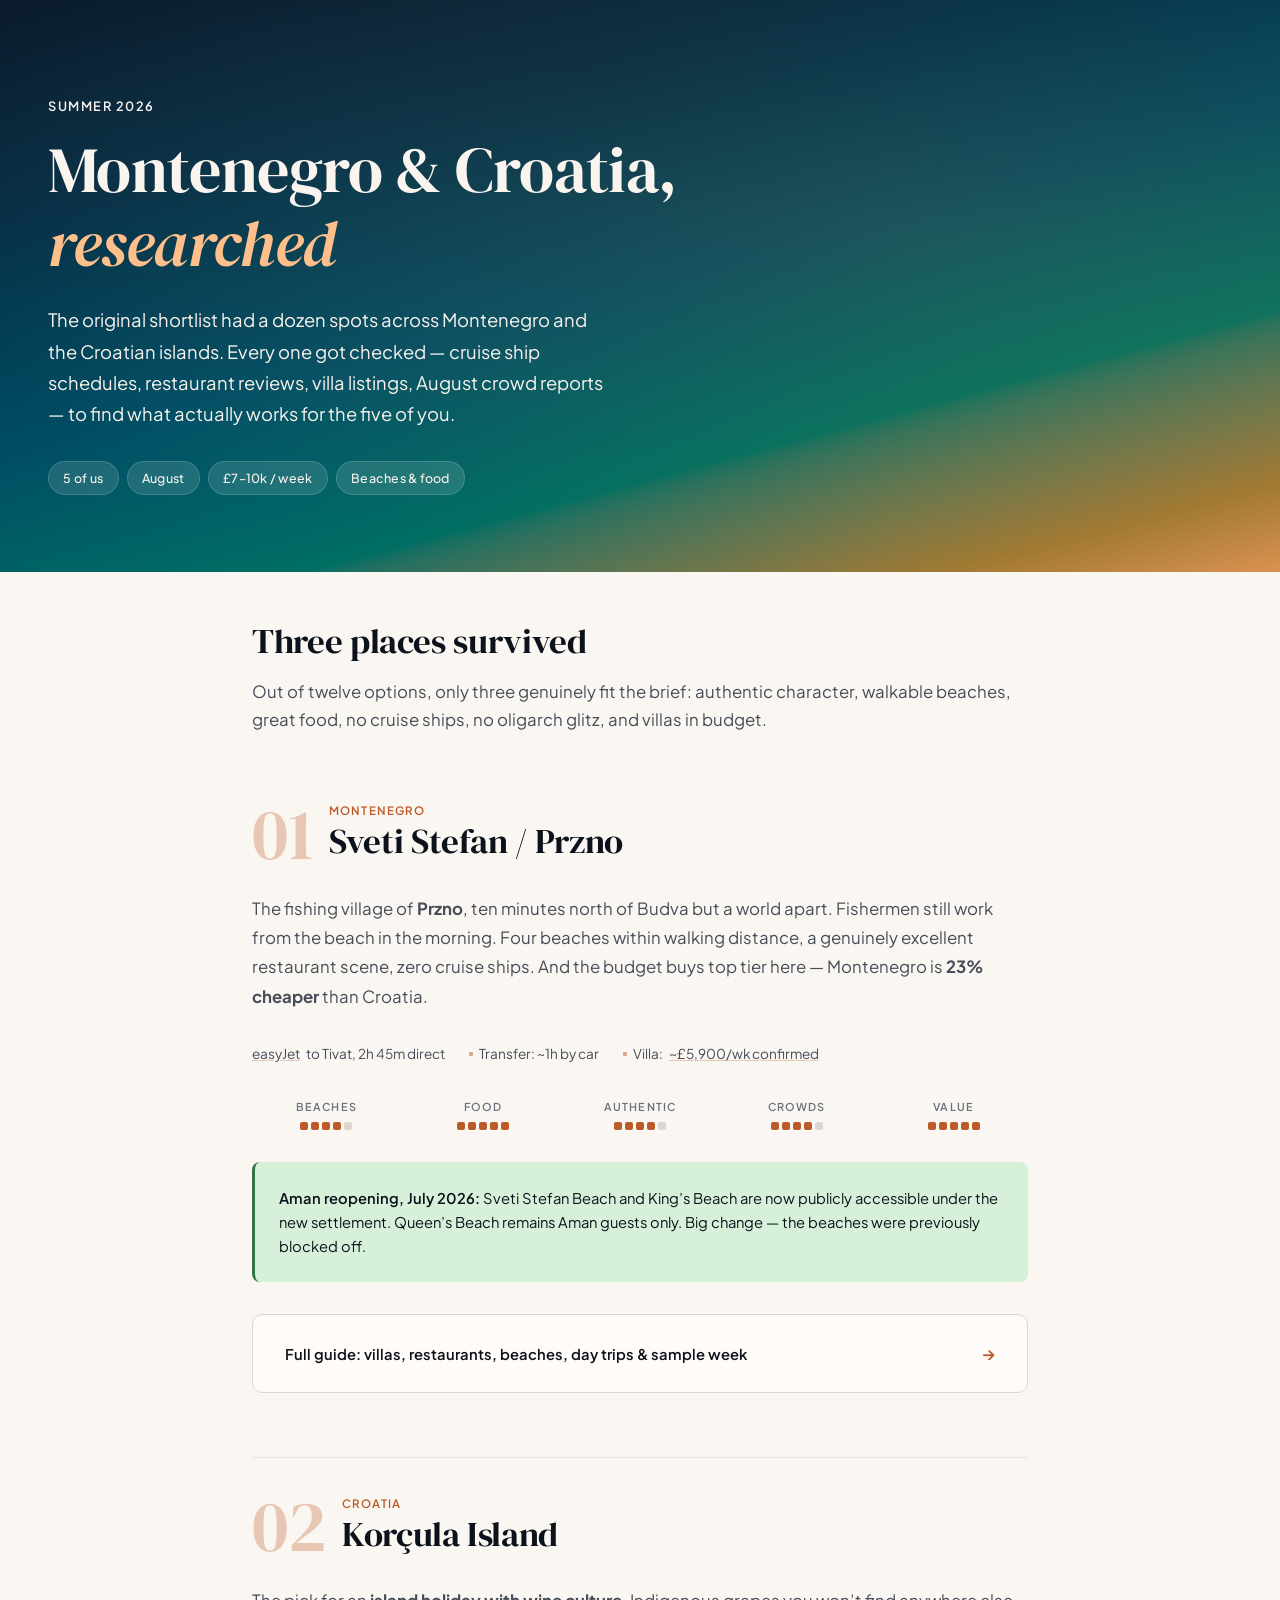
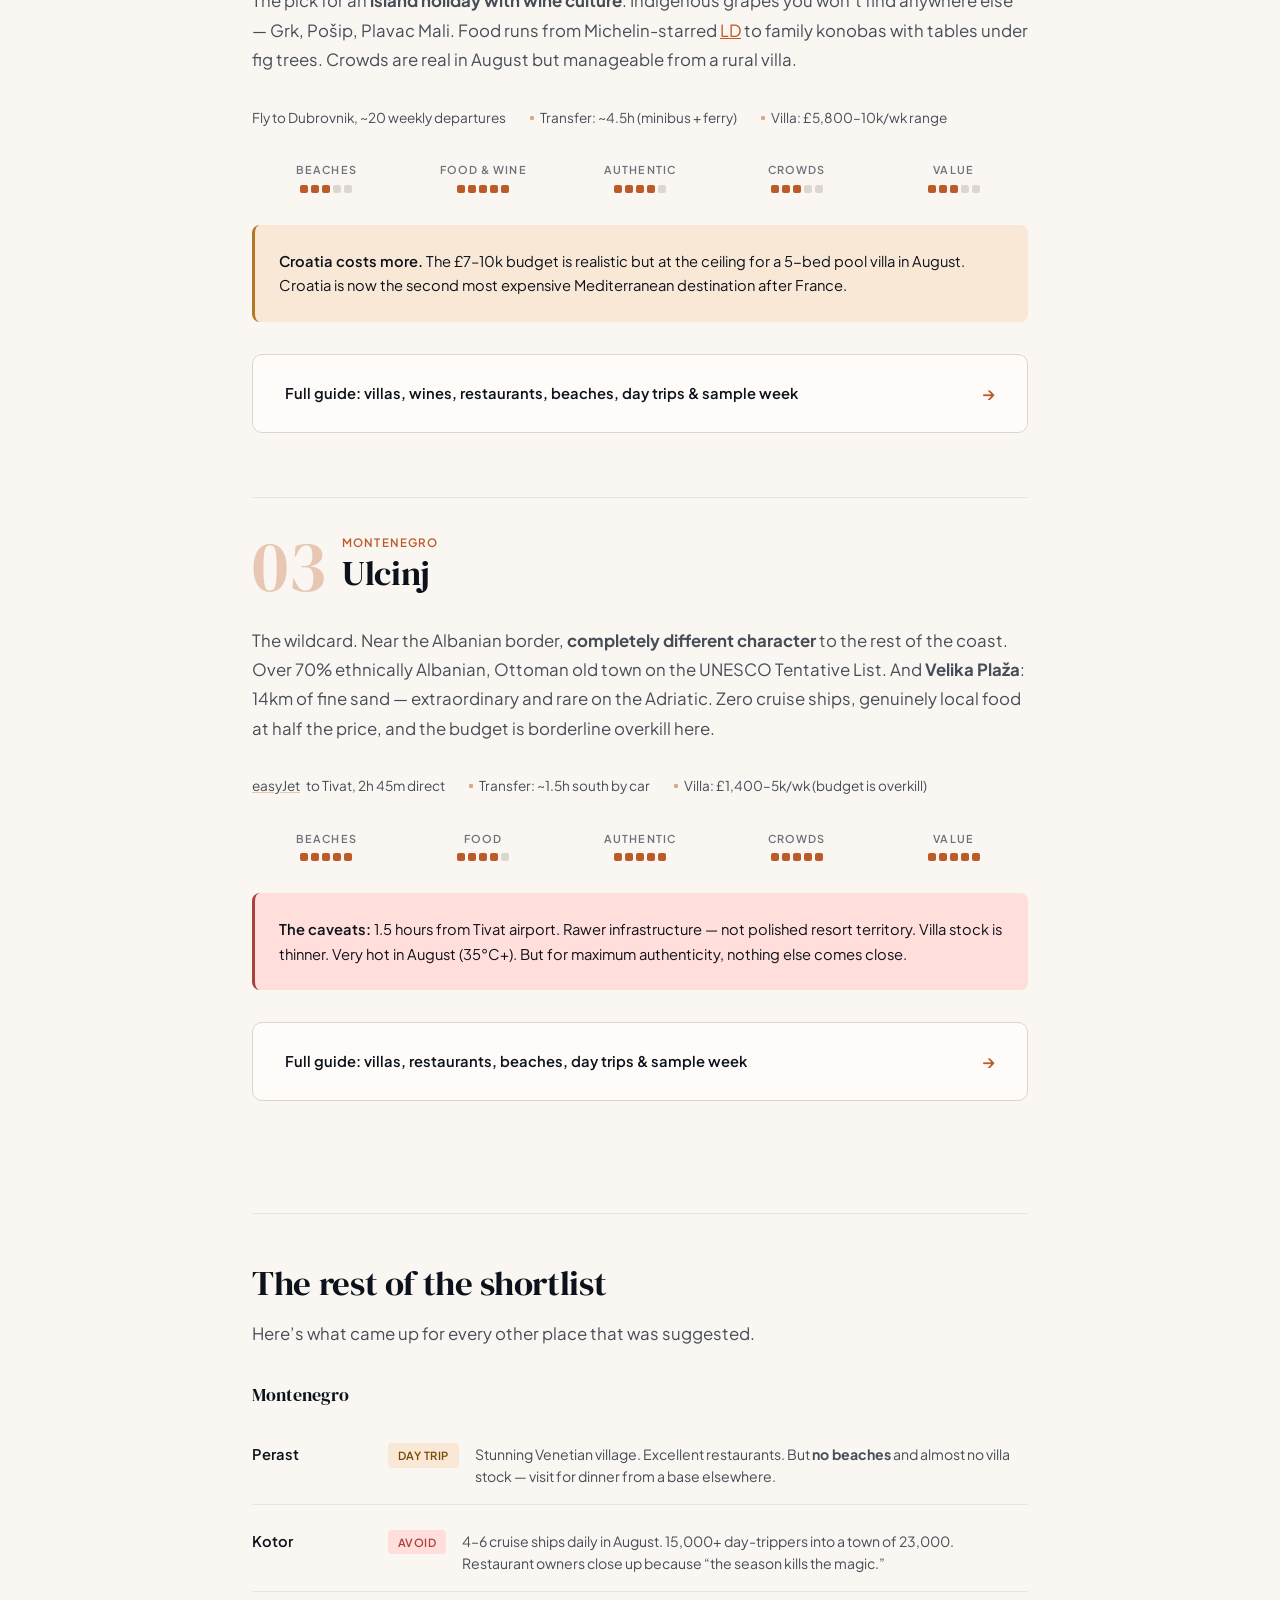
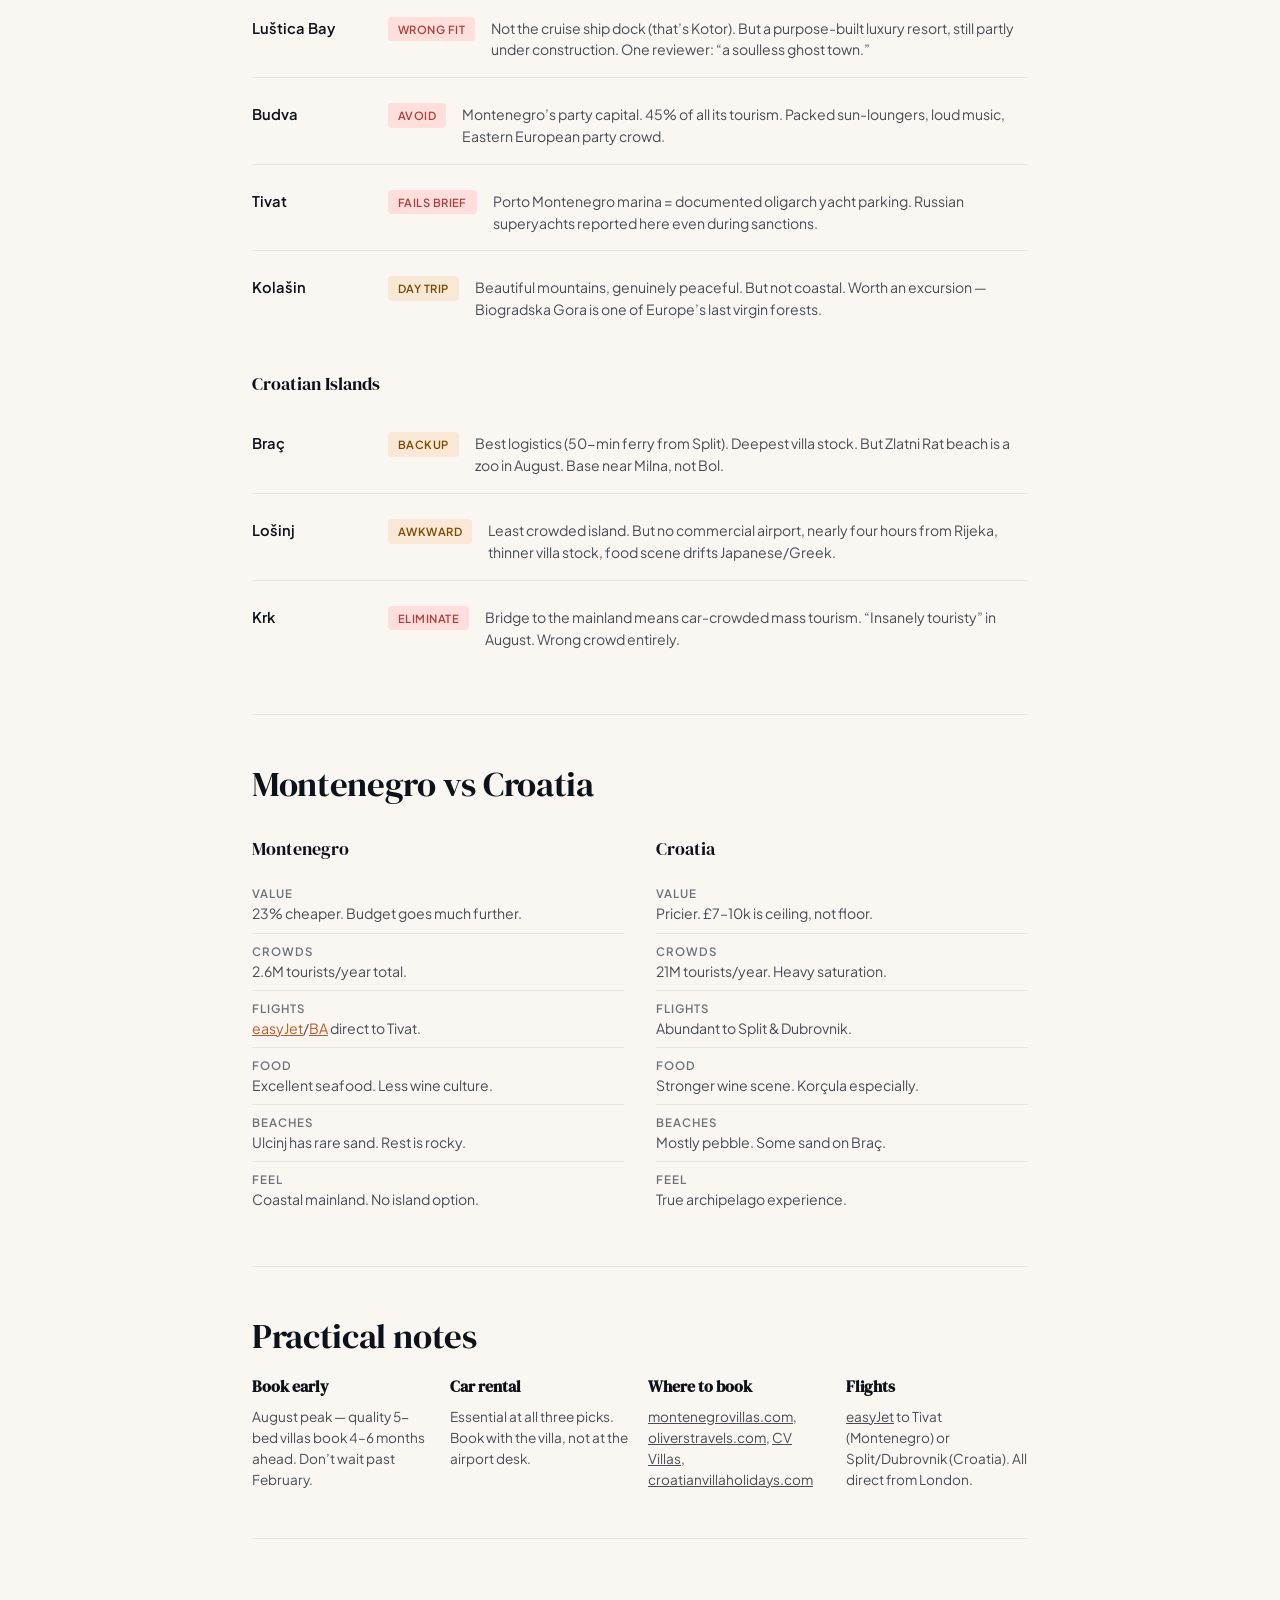
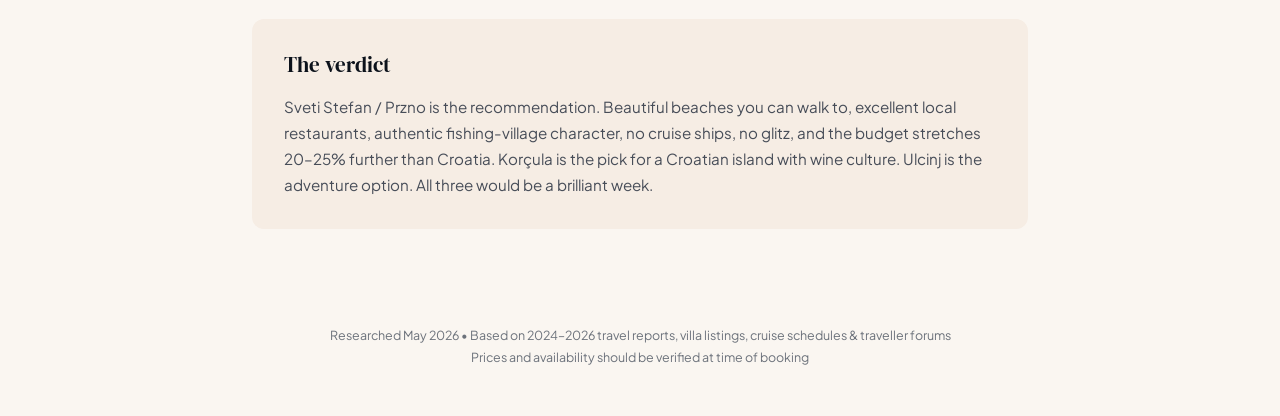
<file: index.html>
<!DOCTYPE html>
<html lang="en">
<head>
    <meta charset="UTF-8">
    <meta name="viewport" content="width=device-width, initial-scale=1.0, viewport-fit=cover">
    <title>Summer 2026 — Montenegro &amp; Croatia</title>
    <link rel="preconnect" href="https://fonts.googleapis.com">
    <link rel="preconnect" href="https://fonts.gstatic.com" crossorigin>
    <link href="https://fonts.googleapis.com/css2?family=DM+Serif+Display:ital@0;1&family=Plus+Jakarta+Sans:ital,wght@0,300;0,400;0,500;0,600;0,700;1,400&display=swap" rel="stylesheet">
    <link rel="stylesheet" href="style.css">
</head>
<body>

<div class="scroll-progress" id="scrollProgress" aria-hidden="true"></div>

<!-- ════════════ HERO ════════════ -->
<header class="hero">
    <div class="hero-inner">
        <div class="hero-kicker">Summer 2026</div>
        <h1>Montenegro &amp; Croatia,<br><em>researched</em></h1>
        <p class="hero-body">The original shortlist had a dozen spots across Montenegro and the Croatian islands. Every one got checked &mdash; cruise ship schedules, restaurant reviews, villa listings, August crowd reports &mdash; to find what actually works for the five of you.</p>
        <div class="hero-tags">
            <span class="hero-tag">5 of us</span>
            <span class="hero-tag">August</span>
            <span class="hero-tag">&pound;7&ndash;10k / week</span>
            <span class="hero-tag">Beaches &amp; food</span>
        </div>
    </div>
</header>

<div class="container">

    <!-- ════════════ THREE PICKS ════════════ -->
    <section class="section">
        <h2 class="reveal">Three places survived</h2>
        <p class="section-lead reveal">Out of twelve options, only three genuinely fit the brief: authentic character, walkable beaches, great food, no cruise ships, no oligarch glitz, and villas in budget.</p>

    <!-- ── #1 SVETI STEFAN ── -->
    <div class="rec" id="sveti-stefan" style="padding-top: var(--space-xl);">
        <div class="rec-eyebrow">
            <div class="rec-rank">01</div>
            <div class="rec-meta"><div class="label">Montenegro</div><h2>Sveti Stefan / Przno</h2></div>
        </div>
        <p class="rec-intro">The fishing village of <strong>Przno</strong>, ten minutes north of Budva but a world apart. Fishermen still work from the beach in the morning. Four beaches within walking distance, a genuinely excellent restaurant scene, zero cruise ships. And the budget buys top tier here &mdash; Montenegro is <strong>23% cheaper</strong> than Croatia.</p>
        <div class="rec-facts">
            <span><a href="https://www.easyjet.com" target="_blank" rel="noopener">easyJet</a> to Tivat, 2h 45m direct</span>
            <span>Transfer: ~1h by car</span>
            <span>Villa: <a href="https://www.montenegrovillas.com/en/rental/sveti-stefan-dream-villa" target="_blank" rel="noopener">~&pound;5,900/wk confirmed</a></span>
        </div>
        <div class="scores">
            <div class="score"><span class="label">Beaches</span><div class="score-bar"><div class="score-pip filled"></div><div class="score-pip filled"></div><div class="score-pip filled"></div><div class="score-pip filled"></div><div class="score-pip"></div></div></div>
            <div class="score"><span class="label">Food</span><div class="score-bar"><div class="score-pip filled"></div><div class="score-pip filled"></div><div class="score-pip filled"></div><div class="score-pip filled"></div><div class="score-pip filled"></div></div></div>
            <div class="score"><span class="label">Authentic</span><div class="score-bar"><div class="score-pip filled"></div><div class="score-pip filled"></div><div class="score-pip filled"></div><div class="score-pip filled"></div><div class="score-pip"></div></div></div>
            <div class="score"><span class="label">Crowds</span><div class="score-bar"><div class="score-pip filled"></div><div class="score-pip filled"></div><div class="score-pip filled"></div><div class="score-pip filled"></div><div class="score-pip"></div></div></div>
            <div class="score"><span class="label">Value</span><div class="score-bar"><div class="score-pip filled"></div><div class="score-pip filled"></div><div class="score-pip filled"></div><div class="score-pip filled"></div><div class="score-pip filled"></div></div></div>
        </div>
        <div class="callout callout-olive">
            <strong>Aman reopening, July 2026:</strong> Sveti Stefan Beach and King&rsquo;s Beach are now publicly accessible under the new settlement. Queen&rsquo;s Beach remains Aman guests only. Big change &mdash; the beaches were previously blocked off.
        </div>
        <a href="sveti-stefan.html" class="guide-link">Full guide: villas, restaurants, beaches, day trips &amp; sample week</a>
    </div>

    <!-- ── #2 KORCULA ── -->
    <div class="rec" id="korcula">
        <div class="rec-eyebrow">
            <div class="rec-rank">02</div>
            <div class="rec-meta"><div class="label">Croatia</div><h2>Kor&ccedil;ula Island</h2></div>
        </div>
        <p class="rec-intro">The pick for an <strong>island holiday with wine culture</strong>. Indigenous grapes you won&rsquo;t find anywhere else &mdash; Grk, Po&scaron;ip, Plavac Mali. Food runs from Michelin-starred <a href="https://www.ldrestaurant.com/" target="_blank" rel="noopener">LD</a> to family konobas with tables under fig trees. Crowds are real in August but manageable from a rural villa.</p>
        <div class="rec-facts">
            <span>Fly to Dubrovnik, ~20 weekly departures</span>
            <span>Transfer: ~4.5h (minibus + ferry)</span>
            <span>Villa: &pound;5,800&ndash;10k/wk range</span>
        </div>
        <div class="scores">
            <div class="score"><span class="label">Beaches</span><div class="score-bar"><div class="score-pip filled"></div><div class="score-pip filled"></div><div class="score-pip filled"></div><div class="score-pip"></div><div class="score-pip"></div></div></div>
            <div class="score"><span class="label">Food &amp; Wine</span><div class="score-bar"><div class="score-pip filled"></div><div class="score-pip filled"></div><div class="score-pip filled"></div><div class="score-pip filled"></div><div class="score-pip filled"></div></div></div>
            <div class="score"><span class="label">Authentic</span><div class="score-bar"><div class="score-pip filled"></div><div class="score-pip filled"></div><div class="score-pip filled"></div><div class="score-pip filled"></div><div class="score-pip"></div></div></div>
            <div class="score"><span class="label">Crowds</span><div class="score-bar"><div class="score-pip filled"></div><div class="score-pip filled"></div><div class="score-pip filled"></div><div class="score-pip"></div><div class="score-pip"></div></div></div>
            <div class="score"><span class="label">Value</span><div class="score-bar"><div class="score-pip filled"></div><div class="score-pip filled"></div><div class="score-pip filled"></div><div class="score-pip"></div><div class="score-pip"></div></div></div>
        </div>
        <div class="callout callout-warm">
            <strong>Croatia costs more.</strong> The &pound;7&ndash;10k budget is realistic but at the ceiling for a 5-bed pool villa in August. Croatia is now the second most expensive Mediterranean destination after France.
        </div>
        <a href="korcula.html" class="guide-link">Full guide: villas, wines, restaurants, beaches, day trips &amp; sample week</a>
    </div>

    <!-- ── #3 ULCINJ ── -->
    <div class="rec" id="ulcinj">
        <div class="rec-eyebrow">
            <div class="rec-rank">03</div>
            <div class="rec-meta"><div class="label">Montenegro</div><h2>Ulcinj</h2></div>
        </div>
        <p class="rec-intro">The wildcard. Near the Albanian border, <strong>completely different character</strong> to the rest of the coast. Over 70% ethnically Albanian, Ottoman old town on the UNESCO Tentative List. And <strong>Velika Pla&zcaron;a</strong>: 14km of fine sand &mdash; extraordinary and rare on the Adriatic. Zero cruise ships, genuinely local food at half the price, and the budget is borderline overkill here.</p>
        <div class="rec-facts">
            <span><a href="https://www.easyjet.com" target="_blank" rel="noopener">easyJet</a> to Tivat, 2h 45m direct</span>
            <span>Transfer: ~1.5h south by car</span>
            <span>Villa: &pound;1,400&ndash;5k/wk (budget is overkill)</span>
        </div>
        <div class="scores">
            <div class="score"><span class="label">Beaches</span><div class="score-bar"><div class="score-pip filled"></div><div class="score-pip filled"></div><div class="score-pip filled"></div><div class="score-pip filled"></div><div class="score-pip filled"></div></div></div>
            <div class="score"><span class="label">Food</span><div class="score-bar"><div class="score-pip filled"></div><div class="score-pip filled"></div><div class="score-pip filled"></div><div class="score-pip filled"></div><div class="score-pip"></div></div></div>
            <div class="score"><span class="label">Authentic</span><div class="score-bar"><div class="score-pip filled"></div><div class="score-pip filled"></div><div class="score-pip filled"></div><div class="score-pip filled"></div><div class="score-pip filled"></div></div></div>
            <div class="score"><span class="label">Crowds</span><div class="score-bar"><div class="score-pip filled"></div><div class="score-pip filled"></div><div class="score-pip filled"></div><div class="score-pip filled"></div><div class="score-pip filled"></div></div></div>
            <div class="score"><span class="label">Value</span><div class="score-bar"><div class="score-pip filled"></div><div class="score-pip filled"></div><div class="score-pip filled"></div><div class="score-pip filled"></div><div class="score-pip filled"></div></div></div>
        </div>
        <div class="callout callout-coral">
            <strong>The caveats:</strong> 1.5 hours from Tivat airport. Rawer infrastructure &mdash; not polished resort territory. Villa stock is thinner. Very hot in August (35&deg;C+). But for maximum authenticity, nothing else comes close.
        </div>
        <a href="ulcinj.html" class="guide-link">Full guide: villas, restaurants, beaches, day trips &amp; sample week</a>
    </div>

    </section>

    <!-- ════════════ VERDICTS ════════════ -->
    <section class="section">
        <h2>The rest of the shortlist</h2>
        <p class="section-lead">Here&rsquo;s what came up for every other place that was suggested.</p>

        <div class="verdict-group-label">Montenegro</div>
        <div class="verdicts">
            <div class="verdict-row"><div class="verdict-name">Perast</div><span class="tag tag-visit">Day trip</span><div class="verdict-why">Stunning Venetian village. Excellent restaurants. But <strong>no beaches</strong> and almost no villa stock &mdash; visit for dinner from a base elsewhere.</div></div>
            <div class="verdict-row"><div class="verdict-name">Kotor</div><span class="tag tag-skip">Avoid</span><div class="verdict-why">4&ndash;6 cruise ships daily in August. 15,000+ day-trippers into a town of 23,000. Restaurant owners close up because &ldquo;the season kills the magic.&rdquo;</div></div>
            <div class="verdict-row"><div class="verdict-name">Lu&scaron;tica Bay</div><span class="tag tag-skip">Wrong fit</span><div class="verdict-why">Not the cruise ship dock (that&rsquo;s Kotor). But a purpose-built luxury resort, still partly under construction. One reviewer: &ldquo;a soulless ghost town.&rdquo;</div></div>
            <div class="verdict-row"><div class="verdict-name">Budva</div><span class="tag tag-skip">Avoid</span><div class="verdict-why">Montenegro&rsquo;s party capital. 45% of all its tourism. Packed sun-loungers, loud music, Eastern European party crowd.</div></div>
            <div class="verdict-row"><div class="verdict-name">Tivat</div><span class="tag tag-skip">Fails brief</span><div class="verdict-why">Porto Montenegro marina = documented oligarch yacht parking. Russian superyachts reported here even during sanctions.</div></div>
            <div class="verdict-row"><div class="verdict-name">Kola&scaron;in</div><span class="tag tag-visit">Day trip</span><div class="verdict-why">Beautiful mountains, genuinely peaceful. But not coastal. Worth an excursion &mdash; Biogradska Gora is one of Europe&rsquo;s last virgin forests.</div></div>
        </div>

        <div class="verdict-group-label">Croatian Islands</div>
        <div class="verdicts">
            <div class="verdict-row"><div class="verdict-name">Bra&ccedil;</div><span class="tag tag-visit">Backup</span><div class="verdict-why">Best logistics (50-min ferry from Split). Deepest villa stock. But Zlatni Rat beach is a zoo in August. Base near Milna, not Bol.</div></div>
            <div class="verdict-row"><div class="verdict-name">Lo&scaron;inj</div><span class="tag tag-visit">Awkward</span><div class="verdict-why">Least crowded island. But no commercial airport, nearly four hours from Rijeka, thinner villa stock, food scene drifts Japanese/Greek.</div></div>
            <div class="verdict-row"><div class="verdict-name">Krk</div><span class="tag tag-skip">Eliminate</span><div class="verdict-why">Bridge to the mainland means car-crowded mass tourism. &ldquo;Insanely touristy&rdquo; in August. Wrong crowd entirely.</div></div>
        </div>
    </section>

    <!-- ════════════ COMPARISON ════════════ -->
    <section class="section">
        <h2>Montenegro vs Croatia</h2>
        <div class="compare">
            <div class="compare-col">
                <h3>Montenegro</h3>
                <div class="compare-row"><div class="compare-key">Value</div><div class="compare-val">23% cheaper. Budget goes much further.</div></div>
                <div class="compare-row"><div class="compare-key">Crowds</div><div class="compare-val">2.6M tourists/year total.</div></div>
                <div class="compare-row"><div class="compare-key">Flights</div><div class="compare-val"><a href="https://www.easyjet.com" target="_blank" rel="noopener">easyJet</a>/<a href="https://www.britishairways.com" target="_blank" rel="noopener">BA</a> direct to Tivat.</div></div>
                <div class="compare-row"><div class="compare-key">Food</div><div class="compare-val">Excellent seafood. Less wine culture.</div></div>
                <div class="compare-row"><div class="compare-key">Beaches</div><div class="compare-val">Ulcinj has rare sand. Rest is rocky.</div></div>
                <div class="compare-row"><div class="compare-key">Feel</div><div class="compare-val">Coastal mainland. No island option.</div></div>
            </div>
            <div class="compare-col">
                <h3>Croatia</h3>
                <div class="compare-row"><div class="compare-key">Value</div><div class="compare-val">Pricier. &pound;7&ndash;10k is ceiling, not floor.</div></div>
                <div class="compare-row"><div class="compare-key">Crowds</div><div class="compare-val">21M tourists/year. Heavy saturation.</div></div>
                <div class="compare-row"><div class="compare-key">Flights</div><div class="compare-val">Abundant to Split &amp; Dubrovnik.</div></div>
                <div class="compare-row"><div class="compare-key">Food</div><div class="compare-val">Stronger wine scene. Kor&ccedil;ula especially.</div></div>
                <div class="compare-row"><div class="compare-key">Beaches</div><div class="compare-val">Mostly pebble. Some sand on Bra&ccedil;.</div></div>
                <div class="compare-row"><div class="compare-key">Feel</div><div class="compare-val">True archipelago experience.</div></div>
            </div>
        </div>
    </section>

    <!-- ════════════ PRACTICAL ════════════ -->
    <section class="section">
        <h2>Practical notes</h2>
        <div class="practical">
            <div class="practical-item">
                <h4>Book early</h4>
                <p>August peak &mdash; quality 5-bed villas book 4&ndash;6 months ahead. Don&rsquo;t wait past February.</p>
            </div>
            <div class="practical-item">
                <h4>Car rental</h4>
                <p>Essential at all three picks. Book with the villa, not at the airport desk.</p>
            </div>
            <div class="practical-item">
                <h4>Where to book</h4>
                <p><a href="https://www.montenegrovillas.com" target="_blank" rel="noopener">montenegrovillas.com</a>, <a href="https://www.oliverstravels.com" target="_blank" rel="noopener">oliverstravels.com</a>, <a href="https://www.cvvillas.com" target="_blank" rel="noopener">CV Villas</a>, <a href="https://www.croatianvillaholidays.com" target="_blank" rel="noopener">croatianvillaholidays.com</a></p>
            </div>
            <div class="practical-item">
                <h4>Flights</h4>
                <p><a href="https://www.easyjet.com" target="_blank" rel="noopener">easyJet</a> to Tivat (Montenegro) or Split/Dubrovnik (Croatia). All direct from London.</p>
            </div>
        </div>
    </section>

    <!-- ════════════ BOTTOM LINE ════════════ -->
    <section class="section">
        <div class="bottom-line">
            <h3>The verdict</h3>
            <p>Sveti Stefan / Przno is the recommendation. Beautiful beaches you can walk to, excellent local restaurants, authentic fishing-village character, no cruise ships, no glitz, and the budget stretches 20&ndash;25% further than Croatia. Kor&ccedil;ula is the pick for a Croatian island with wine culture. Ulcinj is the adventure option. All three would be a brilliant week.</p>
        </div>
    </section>

</div>

<footer>
    <div class="container">
        Researched May 2026 &bull; Based on 2024&ndash;2026 travel reports, villa listings, cruise schedules &amp; traveller forums<br>
        Prices and availability should be verified at time of booking
    </div>
</footer>

<script>
const bar = document.getElementById('scrollProgress');
let ticking = false;
window.addEventListener('scroll', () => {
    if (!ticking) {
        requestAnimationFrame(() => {
            const h = document.documentElement.scrollHeight - window.innerHeight;
            bar.style.width = h > 0 ? (window.scrollY / h * 100) + '%' : '0%';
            ticking = false;
        });
        ticking = true;
    }
}, { passive: true });

if (!window.matchMedia('(prefers-reduced-motion: reduce)').matches) {
    const obs = new IntersectionObserver((entries) => {
        entries.forEach(e => { if (e.isIntersecting) { e.target.classList.add('visible'); obs.unobserve(e.target); } });
    }, { threshold: 0.08, rootMargin: '0px 0px -40px 0px' });
    document.querySelectorAll('.reveal').forEach(el => obs.observe(el));
} else {
    document.querySelectorAll('.reveal').forEach(el => el.classList.add('visible'));
}
</script>
</body>
</html>
</file>
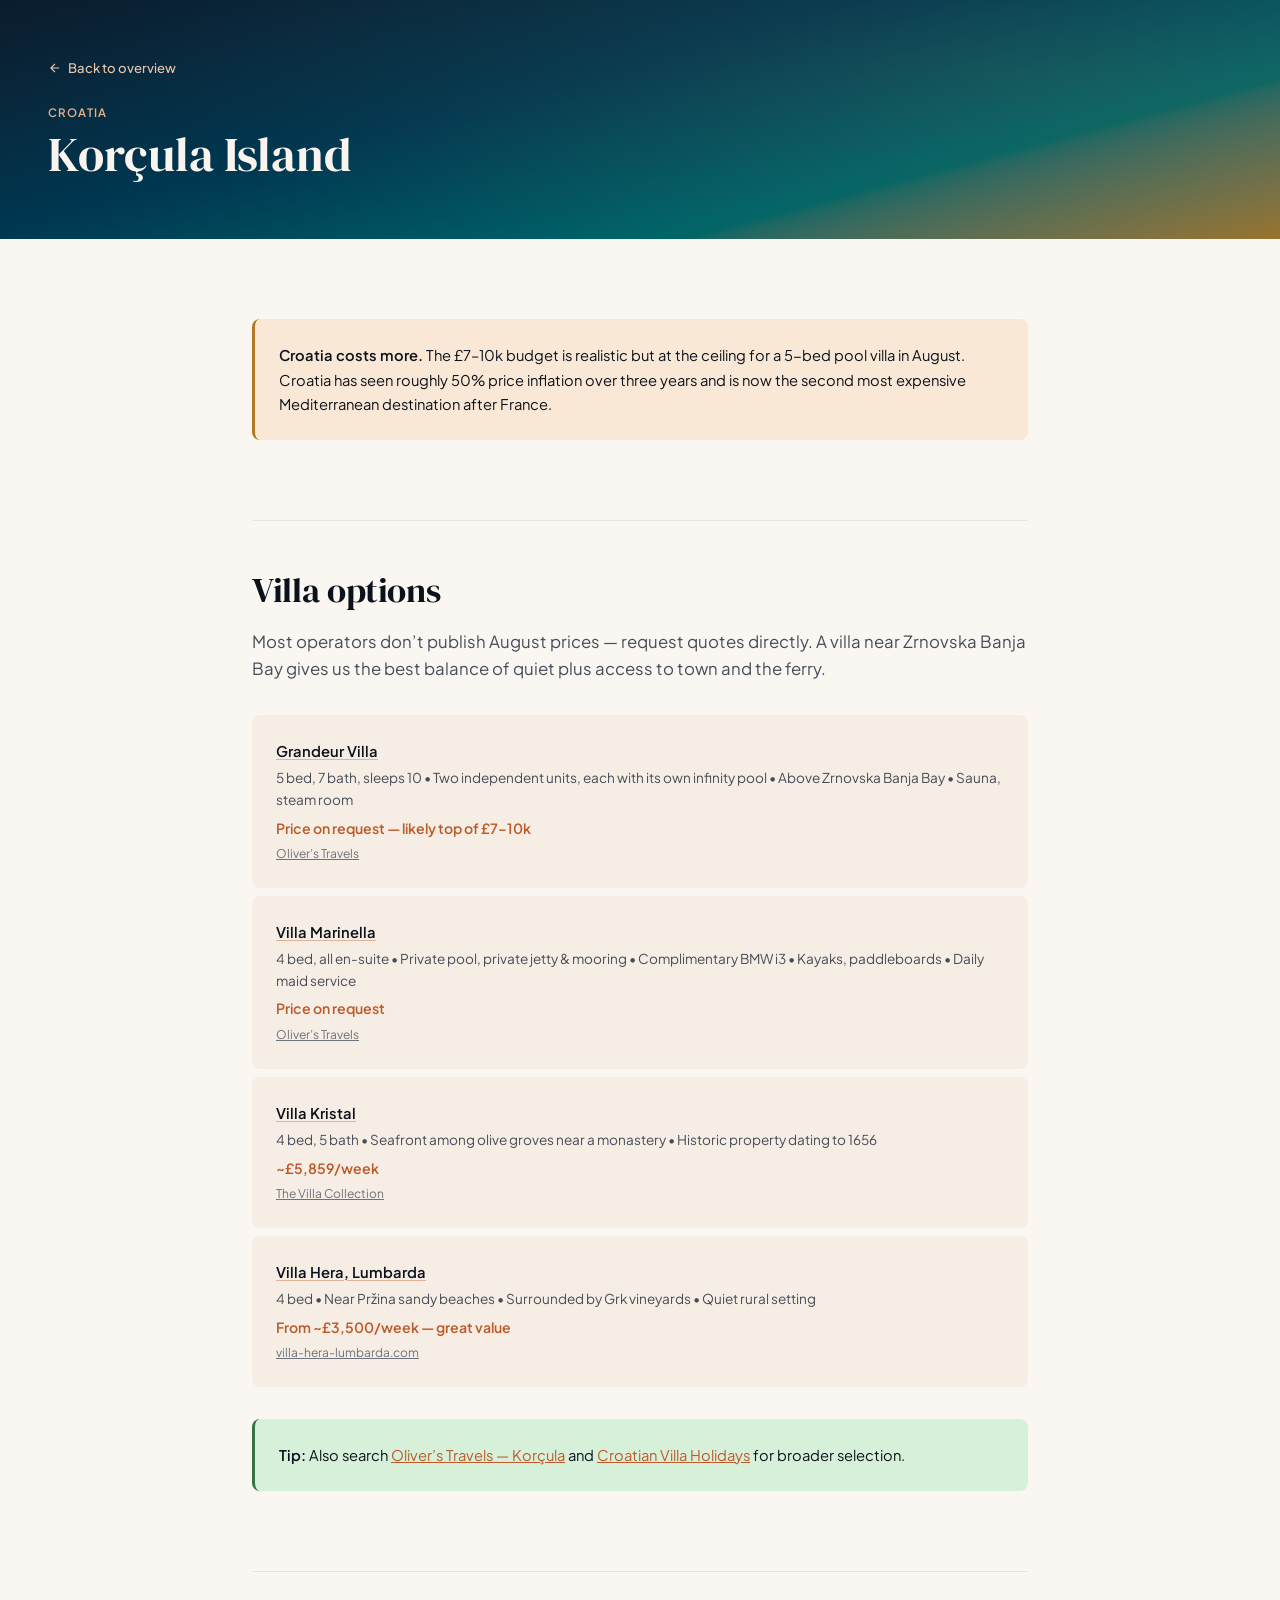
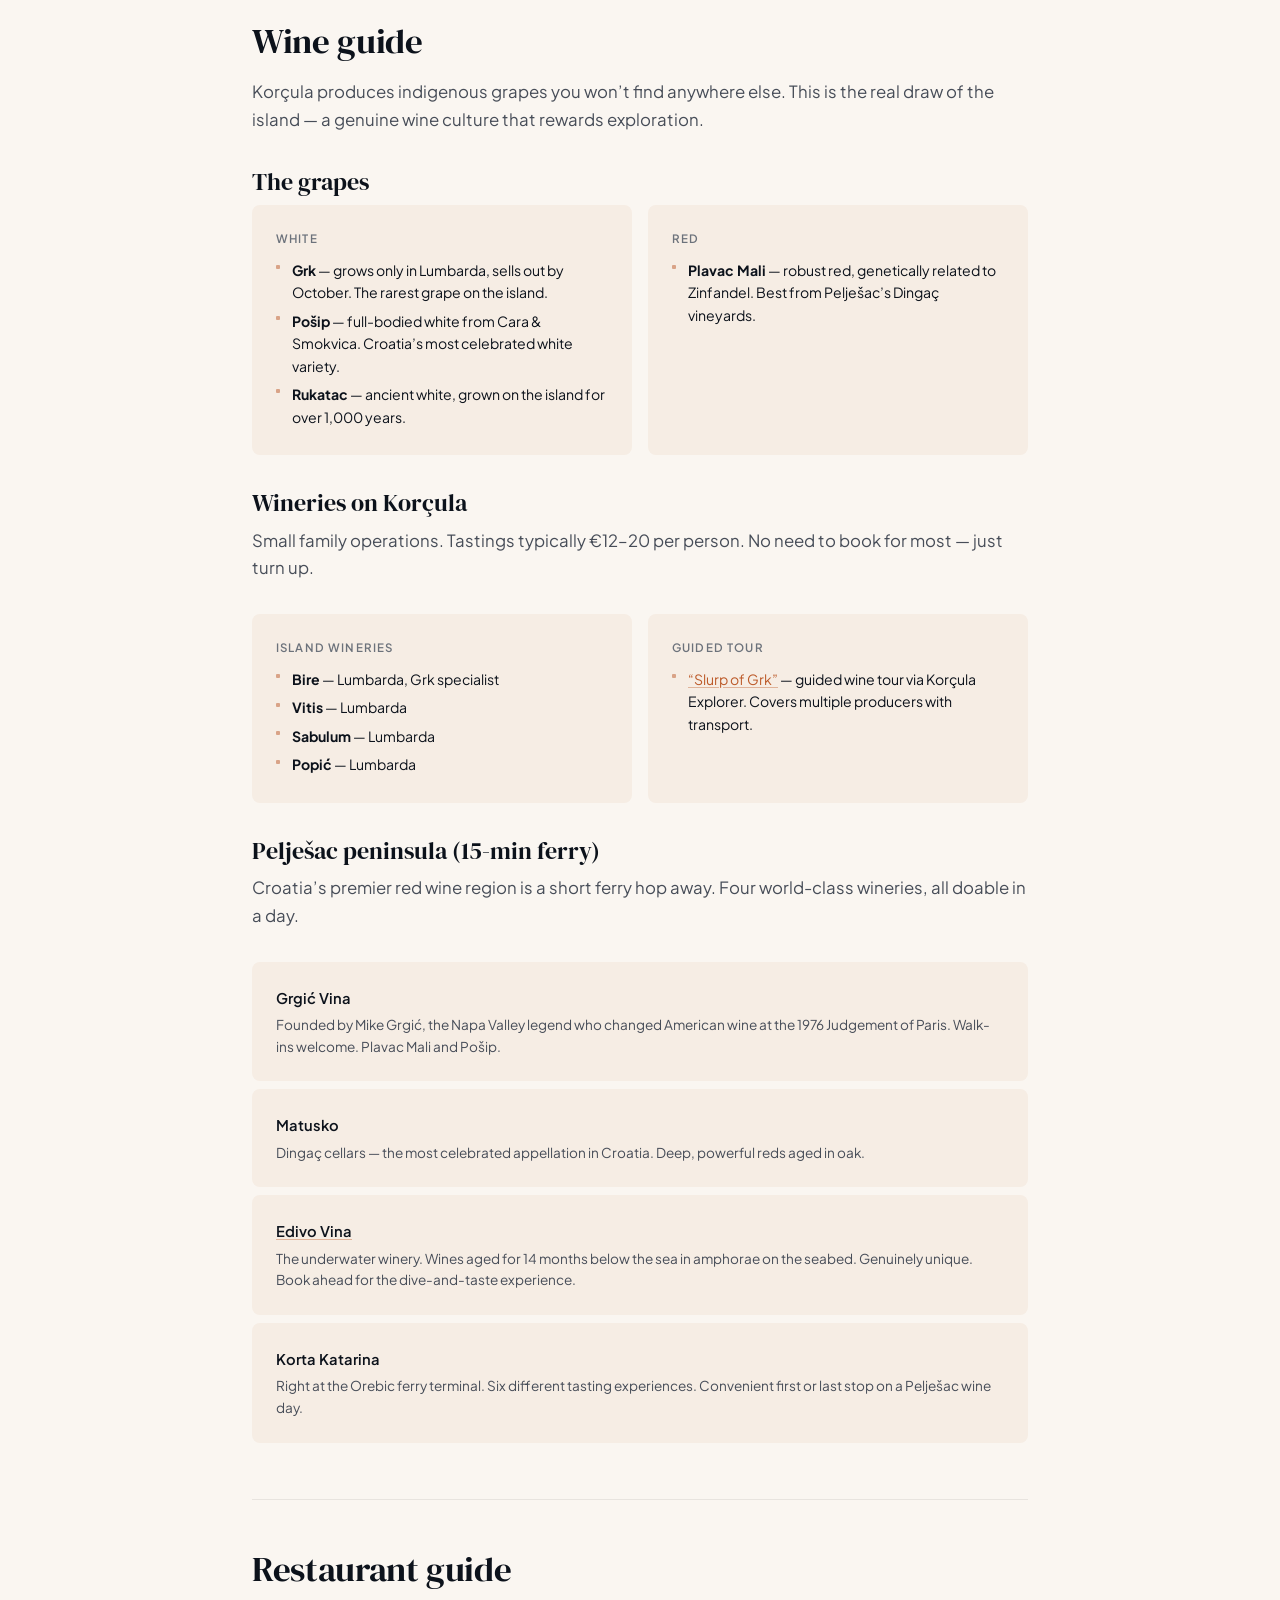
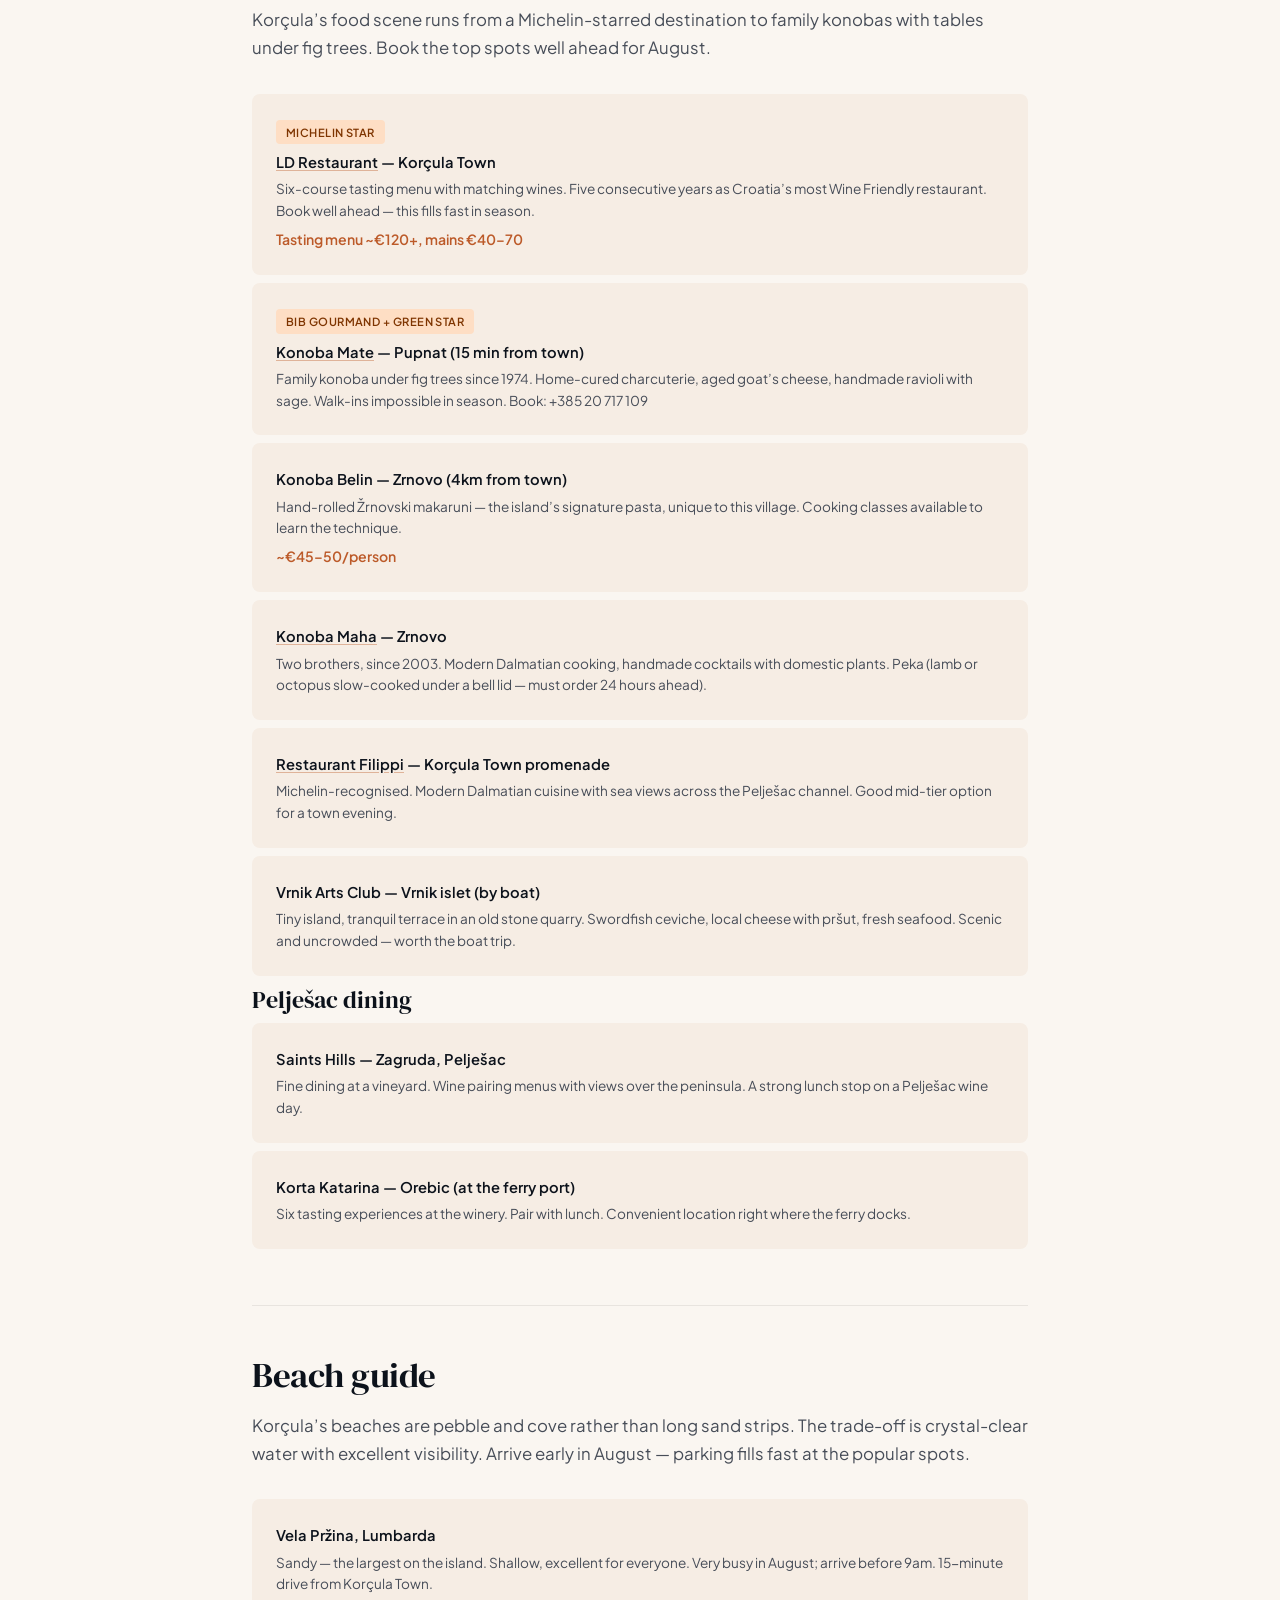
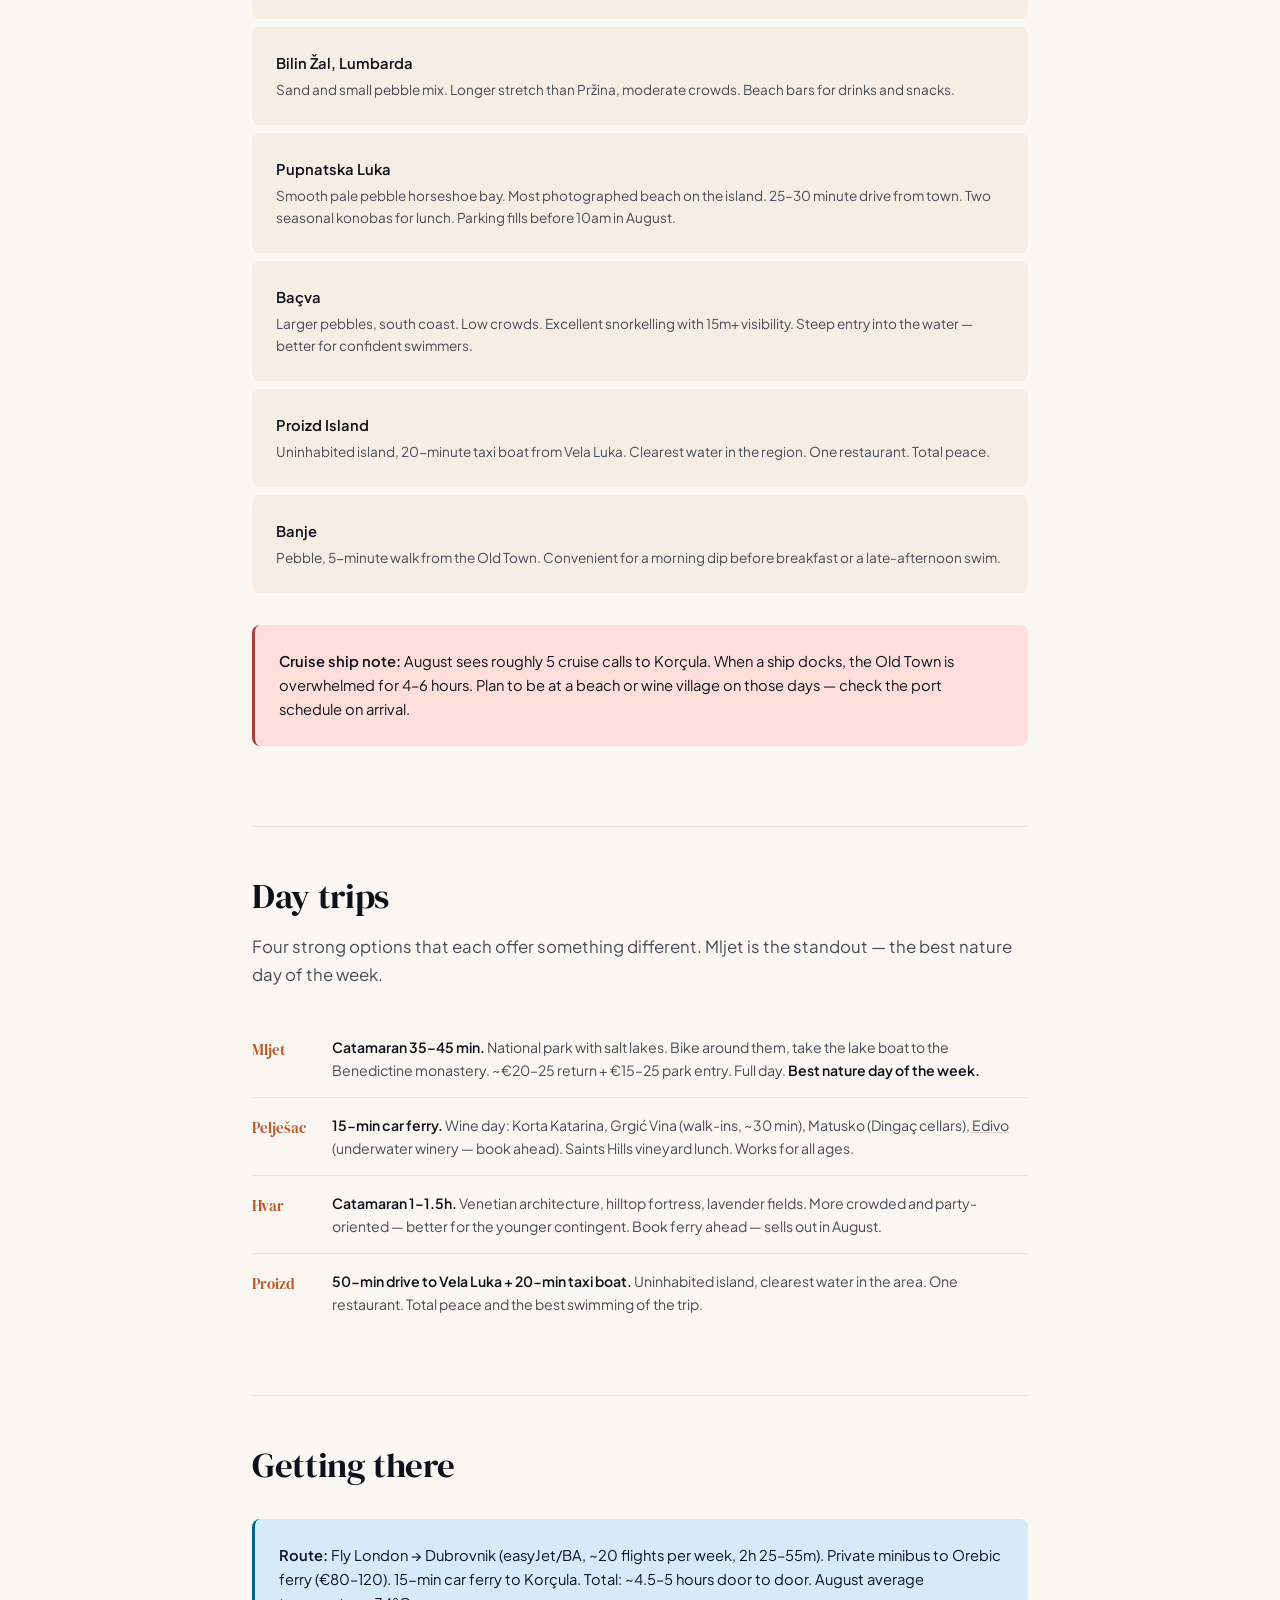
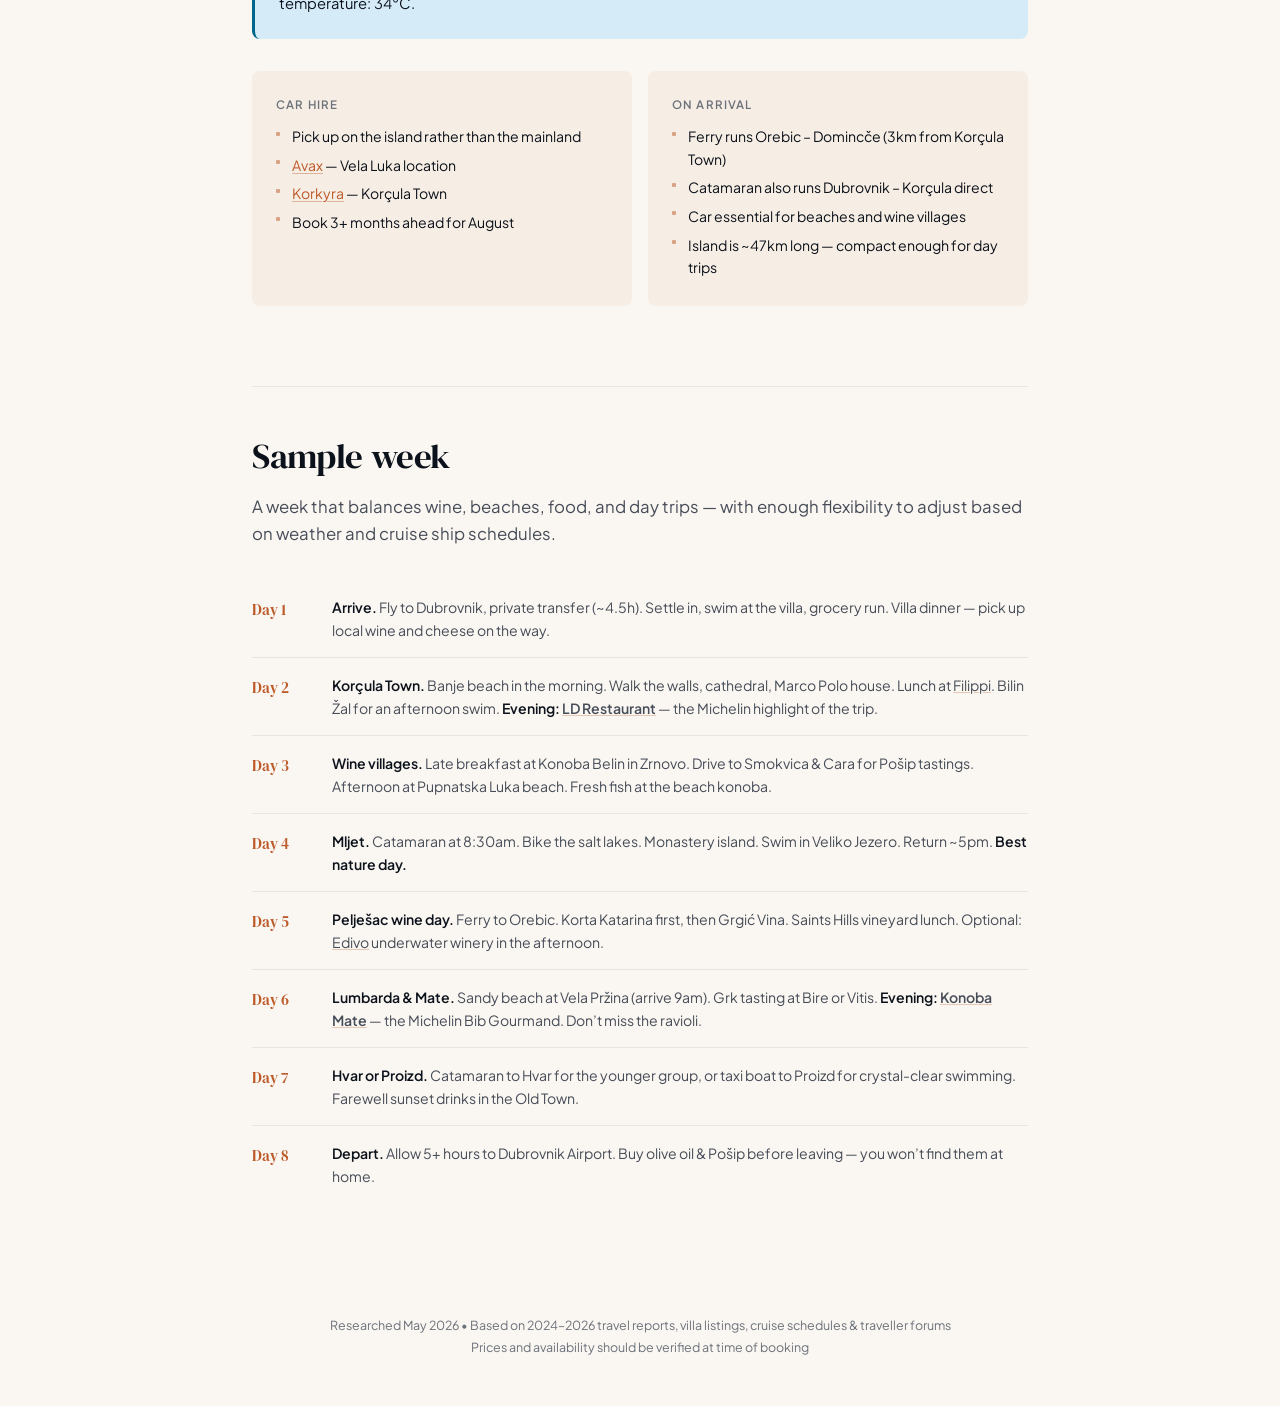
<file: korcula.html>
<!DOCTYPE html>
<html lang="en">
<head>
    <meta charset="UTF-8">
    <meta name="viewport" content="width=device-width, initial-scale=1.0, viewport-fit=cover">
    <title>Kor&#269;ula Island — Summer 2026</title>
    <link rel="preconnect" href="https://fonts.googleapis.com">
    <link rel="preconnect" href="https://fonts.gstatic.com" crossorigin>
    <link href="https://fonts.googleapis.com/css2?family=DM+Serif+Display:ital@0;1&family=Plus+Jakarta+Sans:ital,wght@0,300;0,400;0,500;0,600;0,700;1,400&display=swap" rel="stylesheet">
    <link rel="stylesheet" href="style.css">
</head>
<body>

<div class="scroll-progress" id="scrollProgress" aria-hidden="true"></div>

<!-- ════════════ HERO ════════════ -->
<header class="hero-sub">
    <div class="hero-inner">
        <a href="index.html" class="back-link">
            <svg viewBox="0 0 24 24" fill="none" stroke="currentColor" stroke-width="2"><path d="M19 12H5M12 19l-7-7 7-7"/></svg>
            Back to overview
        </a>
        <span class="label">Croatia</span>
        <h1>Kor&ccedil;ula Island</h1>
    </div>
</header>

<div class="container">

    <!-- ════════════ BUDGET CALLOUT ════════════ -->
    <section class="section">
        <div class="callout callout-warm">
            <strong>Croatia costs more.</strong> The &pound;7&ndash;10k budget is realistic but at the ceiling for a 5-bed pool villa in August. Croatia has seen roughly 50% price inflation over three years and is now the second most expensive Mediterranean destination after France.
        </div>
    </section>

    <!-- ════════════ VILLAS ════════════ -->
    <section class="section">
        <h2>Villa options</h2>
        <p class="section-lead">Most operators don&rsquo;t publish August prices &mdash; request quotes directly. A villa near Zrnovska Banja Bay gives us the best balance of quiet plus access to town and the ferry.</p>

        <div class="listing">
            <div class="listing-name"><a href="https://www.oliverstravels.com/croatia/dalmatian-islands/korcula/grandeur-villa/" target="_blank" rel="noopener">Grandeur Villa</a></div>
            <div class="listing-detail">5 bed, 7 bath, sleeps 10 &bull; Two independent units, each with its own infinity pool &bull; Above Zrnovska Banja Bay &bull; Sauna, steam room</div>
            <div class="listing-price">Price on request &mdash; likely top of &pound;7&ndash;10k</div>
            <div class="listing-source"><a href="https://www.oliverstravels.com/croatia/dalmatian-islands/korcula/grandeur-villa/" target="_blank" rel="noopener">Oliver&rsquo;s Travels</a></div>
        </div>

        <div class="listing">
            <div class="listing-name"><a href="https://www.oliverstravels.com/croatia/dalmatian-islands/korcula/villa-marinella/" target="_blank" rel="noopener">Villa Marinella</a></div>
            <div class="listing-detail">4 bed, all en-suite &bull; Private pool, private jetty &amp; mooring &bull; Complimentary BMW i3 &bull; Kayaks, paddleboards &bull; Daily maid service</div>
            <div class="listing-price">Price on request</div>
            <div class="listing-source"><a href="https://www.oliverstravels.com/croatia/dalmatian-islands/korcula/villa-marinella/" target="_blank" rel="noopener">Oliver&rsquo;s Travels</a></div>
        </div>

        <div class="listing">
            <div class="listing-name"><a href="https://thevillacollection.com/dalmatia/korcula/" target="_blank" rel="noopener">Villa Kristal</a></div>
            <div class="listing-detail">4 bed, 5 bath &bull; Seafront among olive groves near a monastery &bull; Historic property dating to 1656</div>
            <div class="listing-price">~&pound;5,859/week</div>
            <div class="listing-source"><a href="https://thevillacollection.com/dalmatia/korcula/" target="_blank" rel="noopener">The Villa Collection</a></div>
        </div>

        <div class="listing">
            <div class="listing-name"><a href="https://villa-hera-lumbarda.com/" target="_blank" rel="noopener">Villa Hera, Lumbarda</a></div>
            <div class="listing-detail">4 bed &bull; Near Pr&zcaron;ina sandy beaches &bull; Surrounded by Grk vineyards &bull; Quiet rural setting</div>
            <div class="listing-price">From ~&pound;3,500/week &mdash; great value</div>
            <div class="listing-source"><a href="https://villa-hera-lumbarda.com/" target="_blank" rel="noopener">villa-hera-lumbarda.com</a></div>
        </div>

        <div class="callout callout-olive">
            <strong>Tip:</strong> Also search <a href="https://www.oliverstravels.com/croatia/dalmatian-islands/korcula/" target="_blank" rel="noopener">Oliver&rsquo;s Travels &mdash; Kor&ccedil;ula</a> and <a href="https://www.croatianvillaholidays.com" target="_blank" rel="noopener">Croatian Villa Holidays</a> for broader selection.
        </div>
    </section>

    <!-- ════════════ WINE GUIDE ════════════ -->
    <section class="section">
        <h2>Wine guide</h2>
        <p class="section-lead">Kor&ccedil;ula produces indigenous grapes you won&rsquo;t find anywhere else. This is the real draw of the island &mdash; a genuine wine culture that rewards exploration.</p>

        <h3>The grapes</h3>
        <div class="info-grid">
            <div class="info-box">
                <h4>White</h4>
                <ul>
                    <li><strong>Grk</strong> &mdash; grows only in Lumbarda, sells out by October. The rarest grape on the island.</li>
                    <li><strong>Po&scaron;ip</strong> &mdash; full-bodied white from Cara &amp; Smokvica. Croatia&rsquo;s most celebrated white variety.</li>
                    <li><strong>Rukatac</strong> &mdash; ancient white, grown on the island for over 1,000 years.</li>
                </ul>
            </div>
            <div class="info-box">
                <h4>Red</h4>
                <ul>
                    <li><strong>Plavac Mali</strong> &mdash; robust red, genetically related to Zinfandel. Best from Pelje&scaron;ac&rsquo;s Dinga&ccedil; vineyards.</li>
                </ul>
            </div>
        </div>

        <h3>Wineries on Kor&ccedil;ula</h3>
        <p class="section-lead">Small family operations. Tastings typically &euro;12&ndash;20 per person. No need to book for most &mdash; just turn up.</p>
        <div class="info-grid">
            <div class="info-box">
                <h4>Island wineries</h4>
                <ul>
                    <li><strong>Bire</strong> &mdash; Lumbarda, Grk specialist</li>
                    <li><strong>Vitis</strong> &mdash; Lumbarda</li>
                    <li><strong>Sabulum</strong> &mdash; Lumbarda</li>
                    <li><strong>Popi&cacute;</strong> &mdash; Lumbarda</li>
                </ul>
            </div>
            <div class="info-box">
                <h4>Guided tour</h4>
                <ul>
                    <li><a href="https://www.korculaexplorer.com/tours-korcula/slurp-of-grk/" target="_blank" rel="noopener">&ldquo;Slurp of Grk&rdquo;</a> &mdash; guided wine tour via Kor&ccedil;ula Explorer. Covers multiple producers with transport.</li>
                </ul>
            </div>
        </div>

        <h3>Pelje&scaron;ac peninsula (15-min ferry)</h3>
        <p class="section-lead">Croatia&rsquo;s premier red wine region is a short ferry hop away. Four world-class wineries, all doable in a day.</p>
        <div class="listing">
            <div class="listing-name">Grgi&cacute; Vina</div>
            <div class="listing-detail">Founded by Mike Grgi&cacute;, the Napa Valley legend who changed American wine at the 1976 Judgement of Paris. Walk-ins welcome. Plavac Mali and Po&scaron;ip.</div>
        </div>
        <div class="listing">
            <div class="listing-name">Matusko</div>
            <div class="listing-detail">Dinga&ccedil; cellars &mdash; the most celebrated appellation in Croatia. Deep, powerful reds aged in oak.</div>
        </div>
        <div class="listing">
            <div class="listing-name"><a href="https://www.edivovina.hr/visit-us" target="_blank" rel="noopener">Edivo Vina</a></div>
            <div class="listing-detail">The underwater winery. Wines aged for 14 months below the sea in amphorae on the seabed. Genuinely unique. Book ahead for the dive-and-taste experience.</div>
        </div>
        <div class="listing">
            <div class="listing-name">Korta Katarina</div>
            <div class="listing-detail">Right at the Orebic ferry terminal. Six different tasting experiences. Convenient first or last stop on a Pelje&scaron;ac wine day.</div>
        </div>
    </section>

    <!-- ════════════ RESTAURANTS ════════════ -->
    <section class="section">
        <h2>Restaurant guide</h2>
        <p class="section-lead">Kor&ccedil;ula&rsquo;s food scene runs from a Michelin-starred destination to family konobas with tables under fig trees. Book the top spots well ahead for August.</p>

        <div class="listing">
            <span class="tag tag-star">Michelin star</span>
            <div class="listing-name"><a href="https://www.ldrestaurant.com/" target="_blank" rel="noopener">LD Restaurant</a> &mdash; Kor&ccedil;ula Town</div>
            <div class="listing-detail">Six-course tasting menu with matching wines. Five consecutive years as Croatia&rsquo;s most Wine Friendly restaurant. Book well ahead &mdash; this fills fast in season.</div>
            <div class="listing-price">Tasting menu ~&euro;120+, mains &euro;40&ndash;70</div>
        </div>

        <div class="listing">
            <span class="tag tag-star">Bib Gourmand + Green Star</span>
            <div class="listing-name"><a href="https://www.konobamate.com/" target="_blank" rel="noopener">Konoba Mate</a> &mdash; Pupnat (15 min from town)</div>
            <div class="listing-detail">Family konoba under fig trees since 1974. Home-cured charcuterie, aged goat&rsquo;s cheese, handmade ravioli with sage. Walk-ins impossible in season. Book: +385 20 717 109</div>
        </div>

        <div class="listing">
            <div class="listing-name">Konoba Belin &mdash; Zrnovo (4km from town)</div>
            <div class="listing-detail">Hand-rolled &Zcaron;rnovski makaruni &mdash; the island&rsquo;s signature pasta, unique to this village. Cooking classes available to learn the technique.</div>
            <div class="listing-price">~&euro;45&ndash;50/person</div>
        </div>

        <div class="listing">
            <div class="listing-name"><a href="https://konobamaha.com/" target="_blank" rel="noopener">Konoba Maha</a> &mdash; Zrnovo</div>
            <div class="listing-detail">Two brothers, since 2003. Modern Dalmatian cooking, handmade cocktails with domestic plants. Peka (lamb or octopus slow-cooked under a bell lid &mdash; must order 24 hours ahead).</div>
        </div>

        <div class="listing">
            <div class="listing-name"><a href="https://www.restaurantfilippi.com/" target="_blank" rel="noopener">Restaurant Filippi</a> &mdash; Kor&ccedil;ula Town promenade</div>
            <div class="listing-detail">Michelin-recognised. Modern Dalmatian cuisine with sea views across the Pelje&scaron;ac channel. Good mid-tier option for a town evening.</div>
        </div>

        <div class="listing">
            <div class="listing-name">Vrnik Arts Club &mdash; Vrnik islet (by boat)</div>
            <div class="listing-detail">Tiny island, tranquil terrace in an old stone quarry. Swordfish ceviche, local cheese with pr&scaron;ut, fresh seafood. Scenic and uncrowded &mdash; worth the boat trip.</div>
        </div>

        <h3>Pelje&scaron;ac dining</h3>

        <div class="listing">
            <div class="listing-name">Saints Hills &mdash; Zagruda, Pelje&scaron;ac</div>
            <div class="listing-detail">Fine dining at a vineyard. Wine pairing menus with views over the peninsula. A strong lunch stop on a Pelje&scaron;ac wine day.</div>
        </div>

        <div class="listing">
            <div class="listing-name">Korta Katarina &mdash; Orebic (at the ferry port)</div>
            <div class="listing-detail">Six tasting experiences at the winery. Pair with lunch. Convenient location right where the ferry docks.</div>
        </div>
    </section>

    <!-- ════════════ BEACHES ════════════ -->
    <section class="section">
        <h2>Beach guide</h2>
        <p class="section-lead">Kor&ccedil;ula&rsquo;s beaches are pebble and cove rather than long sand strips. The trade-off is crystal-clear water with excellent visibility. Arrive early in August &mdash; parking fills fast at the popular spots.</p>

        <div class="listing">
            <div class="listing-name">Vela Pr&zcaron;ina, Lumbarda</div>
            <div class="listing-detail">Sandy &mdash; the largest on the island. Shallow, excellent for everyone. Very busy in August; arrive before 9am. 15-minute drive from Kor&ccedil;ula Town.</div>
        </div>

        <div class="listing">
            <div class="listing-name">Bilin &Zcaron;al, Lumbarda</div>
            <div class="listing-detail">Sand and small pebble mix. Longer stretch than Pr&zcaron;ina, moderate crowds. Beach bars for drinks and snacks.</div>
        </div>

        <div class="listing">
            <div class="listing-name">Pupnatska Luka</div>
            <div class="listing-detail">Smooth pale pebble horseshoe bay. Most photographed beach on the island. 25&ndash;30 minute drive from town. Two seasonal konobas for lunch. Parking fills before 10am in August.</div>
        </div>

        <div class="listing">
            <div class="listing-name">Ba&ccedil;va</div>
            <div class="listing-detail">Larger pebbles, south coast. Low crowds. Excellent snorkelling with 15m+ visibility. Steep entry into the water &mdash; better for confident swimmers.</div>
        </div>

        <div class="listing">
            <div class="listing-name">Proizd Island</div>
            <div class="listing-detail">Uninhabited island, 20-minute taxi boat from Vela Luka. Clearest water in the region. One restaurant. Total peace.</div>
        </div>

        <div class="listing">
            <div class="listing-name">Banje</div>
            <div class="listing-detail">Pebble, 5-minute walk from the Old Town. Convenient for a morning dip before breakfast or a late-afternoon swim.</div>
        </div>

        <div class="callout callout-coral">
            <strong>Cruise ship note:</strong> August sees roughly 5 cruise calls to Kor&ccedil;ula. When a ship docks, the Old Town is overwhelmed for 4&ndash;6 hours. Plan to be at a beach or wine village on those days &mdash; check the port schedule on arrival.
        </div>
    </section>

    <!-- ════════════ DAY TRIPS ════════════ -->
    <section class="section">
        <h2>Day trips</h2>
        <p class="section-lead">Four strong options that each offer something different. Mljet is the standout &mdash; the best nature day of the week.</p>

        <div class="itin">
            <div class="itin-day">
                <div class="itin-label">Mljet</div>
                <div class="itin-content"><strong>Catamaran 35&ndash;45 min.</strong> National park with salt lakes. Bike around them, take the lake boat to the Benedictine monastery. ~&euro;20&ndash;25 return + &euro;15&ndash;25 park entry. Full day. <strong>Best nature day of the week.</strong></div>
            </div>
            <div class="itin-day">
                <div class="itin-label">Pelje&scaron;ac</div>
                <div class="itin-content"><strong>15-min car ferry.</strong> Wine day: Korta Katarina, Grgi&cacute; Vina (walk-ins, ~30 min), Matusko (Dinga&ccedil; cellars), <a href="https://www.edivovina.hr/visit-us" target="_blank" rel="noopener">Edivo</a> (underwater winery &mdash; book ahead). Saints Hills vineyard lunch. Works for all ages.</div>
            </div>
            <div class="itin-day">
                <div class="itin-label">Hvar</div>
                <div class="itin-content"><strong>Catamaran 1&ndash;1.5h.</strong> Venetian architecture, hilltop fortress, lavender fields. More crowded and party-oriented &mdash; better for the younger contingent. Book ferry ahead &mdash; sells out in August.</div>
            </div>
            <div class="itin-day">
                <div class="itin-label">Proizd</div>
                <div class="itin-content"><strong>50-min drive to Vela Luka + 20-min taxi boat.</strong> Uninhabited island, clearest water in the area. One restaurant. Total peace and the best swimming of the trip.</div>
            </div>
        </div>
    </section>

    <!-- ════════════ GETTING THERE ════════════ -->
    <section class="section">
        <h2>Getting there</h2>

        <div class="callout callout-sea">
            <strong>Route:</strong> Fly London &rarr; Dubrovnik (easyJet/BA, ~20 flights per week, 2h 25&ndash;55m). Private minibus to Orebic ferry (&euro;80&ndash;120). 15-min car ferry to Kor&ccedil;ula. Total: ~4.5&ndash;5 hours door to door. August average temperature: 34&deg;C.
        </div>

        <div class="info-grid">
            <div class="info-box">
                <h4>Car hire</h4>
                <ul>
                    <li>Pick up on the island rather than the mainland</li>
                    <li><a href="https://www.avaxrent.com/en/locations/rent-a-car-vela-luka/" target="_blank" rel="noopener">Avax</a> &mdash; Vela Luka location</li>
                    <li><a href="https://korkyra.info/rent-car-korcula/" target="_blank" rel="noopener">Korkyra</a> &mdash; Kor&ccedil;ula Town</li>
                    <li>Book 3+ months ahead for August</li>
                </ul>
            </div>
            <div class="info-box">
                <h4>On arrival</h4>
                <ul>
                    <li>Ferry runs Orebic &ndash; Dominc&ccaron;e (3km from Kor&ccedil;ula Town)</li>
                    <li>Catamaran also runs Dubrovnik &ndash; Kor&ccedil;ula direct</li>
                    <li>Car essential for beaches and wine villages</li>
                    <li>Island is ~47km long &mdash; compact enough for day trips</li>
                </ul>
            </div>
        </div>
    </section>

    <!-- ════════════ SAMPLE WEEK ════════════ -->
    <section class="section">
        <h2>Sample week</h2>
        <p class="section-lead">A week that balances wine, beaches, food, and day trips &mdash; with enough flexibility to adjust based on weather and cruise ship schedules.</p>

        <div class="itin">
            <div class="itin-day">
                <div class="itin-label">Day 1</div>
                <div class="itin-content"><strong>Arrive.</strong> Fly to Dubrovnik, private transfer (~4.5h). Settle in, swim at the villa, grocery run. Villa dinner &mdash; pick up local wine and cheese on the way.</div>
            </div>
            <div class="itin-day">
                <div class="itin-label">Day 2</div>
                <div class="itin-content"><strong>Kor&ccedil;ula Town.</strong> Banje beach in the morning. Walk the walls, cathedral, Marco Polo house. Lunch at <a href="https://www.restaurantfilippi.com/" target="_blank" rel="noopener">Filippi</a>. Bilin &Zcaron;al for an afternoon swim. <strong>Evening: <a href="https://www.ldrestaurant.com/" target="_blank" rel="noopener">LD Restaurant</a></strong> &mdash; the Michelin highlight of the trip.</div>
            </div>
            <div class="itin-day">
                <div class="itin-label">Day 3</div>
                <div class="itin-content"><strong>Wine villages.</strong> Late breakfast at Konoba Belin in Zrnovo. Drive to Smokvica &amp; Cara for Po&scaron;ip tastings. Afternoon at Pupnatska Luka beach. Fresh fish at the beach konoba.</div>
            </div>
            <div class="itin-day">
                <div class="itin-label">Day 4</div>
                <div class="itin-content"><strong>Mljet.</strong> Catamaran at 8:30am. Bike the salt lakes. Monastery island. Swim in Veliko Jezero. Return ~5pm. <strong>Best nature day.</strong></div>
            </div>
            <div class="itin-day">
                <div class="itin-label">Day 5</div>
                <div class="itin-content"><strong>Pelje&scaron;ac wine day.</strong> Ferry to Orebic. Korta Katarina first, then Grgi&cacute; Vina. Saints Hills vineyard lunch. Optional: <a href="https://www.edivovina.hr/visit-us" target="_blank" rel="noopener">Edivo</a> underwater winery in the afternoon.</div>
            </div>
            <div class="itin-day">
                <div class="itin-label">Day 6</div>
                <div class="itin-content"><strong>Lumbarda &amp; Mate.</strong> Sandy beach at Vela Pr&zcaron;ina (arrive 9am). Grk tasting at Bire or Vitis. <strong>Evening: <a href="https://www.konobamate.com/" target="_blank" rel="noopener">Konoba Mate</a></strong> &mdash; the Michelin Bib Gourmand. Don&rsquo;t miss the ravioli.</div>
            </div>
            <div class="itin-day">
                <div class="itin-label">Day 7</div>
                <div class="itin-content"><strong>Hvar or Proizd.</strong> Catamaran to Hvar for the younger group, or taxi boat to Proizd for crystal-clear swimming. Farewell sunset drinks in the Old Town.</div>
            </div>
            <div class="itin-day">
                <div class="itin-label">Day 8</div>
                <div class="itin-content"><strong>Depart.</strong> Allow 5+ hours to Dubrovnik Airport. Buy olive oil &amp; Po&scaron;ip before leaving &mdash; you won&rsquo;t find them at home.</div>
            </div>
        </div>
    </section>

</div>

<footer>
    <div class="container">
        Researched May 2026 &bull; Based on 2024&ndash;2026 travel reports, villa listings, cruise schedules &amp; traveller forums<br>
        Prices and availability should be verified at time of booking
    </div>
</footer>

<script>
    // Scroll progress
    const bar = document.getElementById('scrollProgress');
    let ticking = false;
    window.addEventListener('scroll', () => {
        if (!ticking) {
            requestAnimationFrame(() => {
                const h = document.documentElement.scrollHeight - window.innerHeight;
                bar.style.width = h > 0 ? (window.scrollY / h * 100) + '%' : '0%';
                ticking = false;
            });
            ticking = true;
        }
    }, { passive: true });
</script>
</body>
</html>
</file>
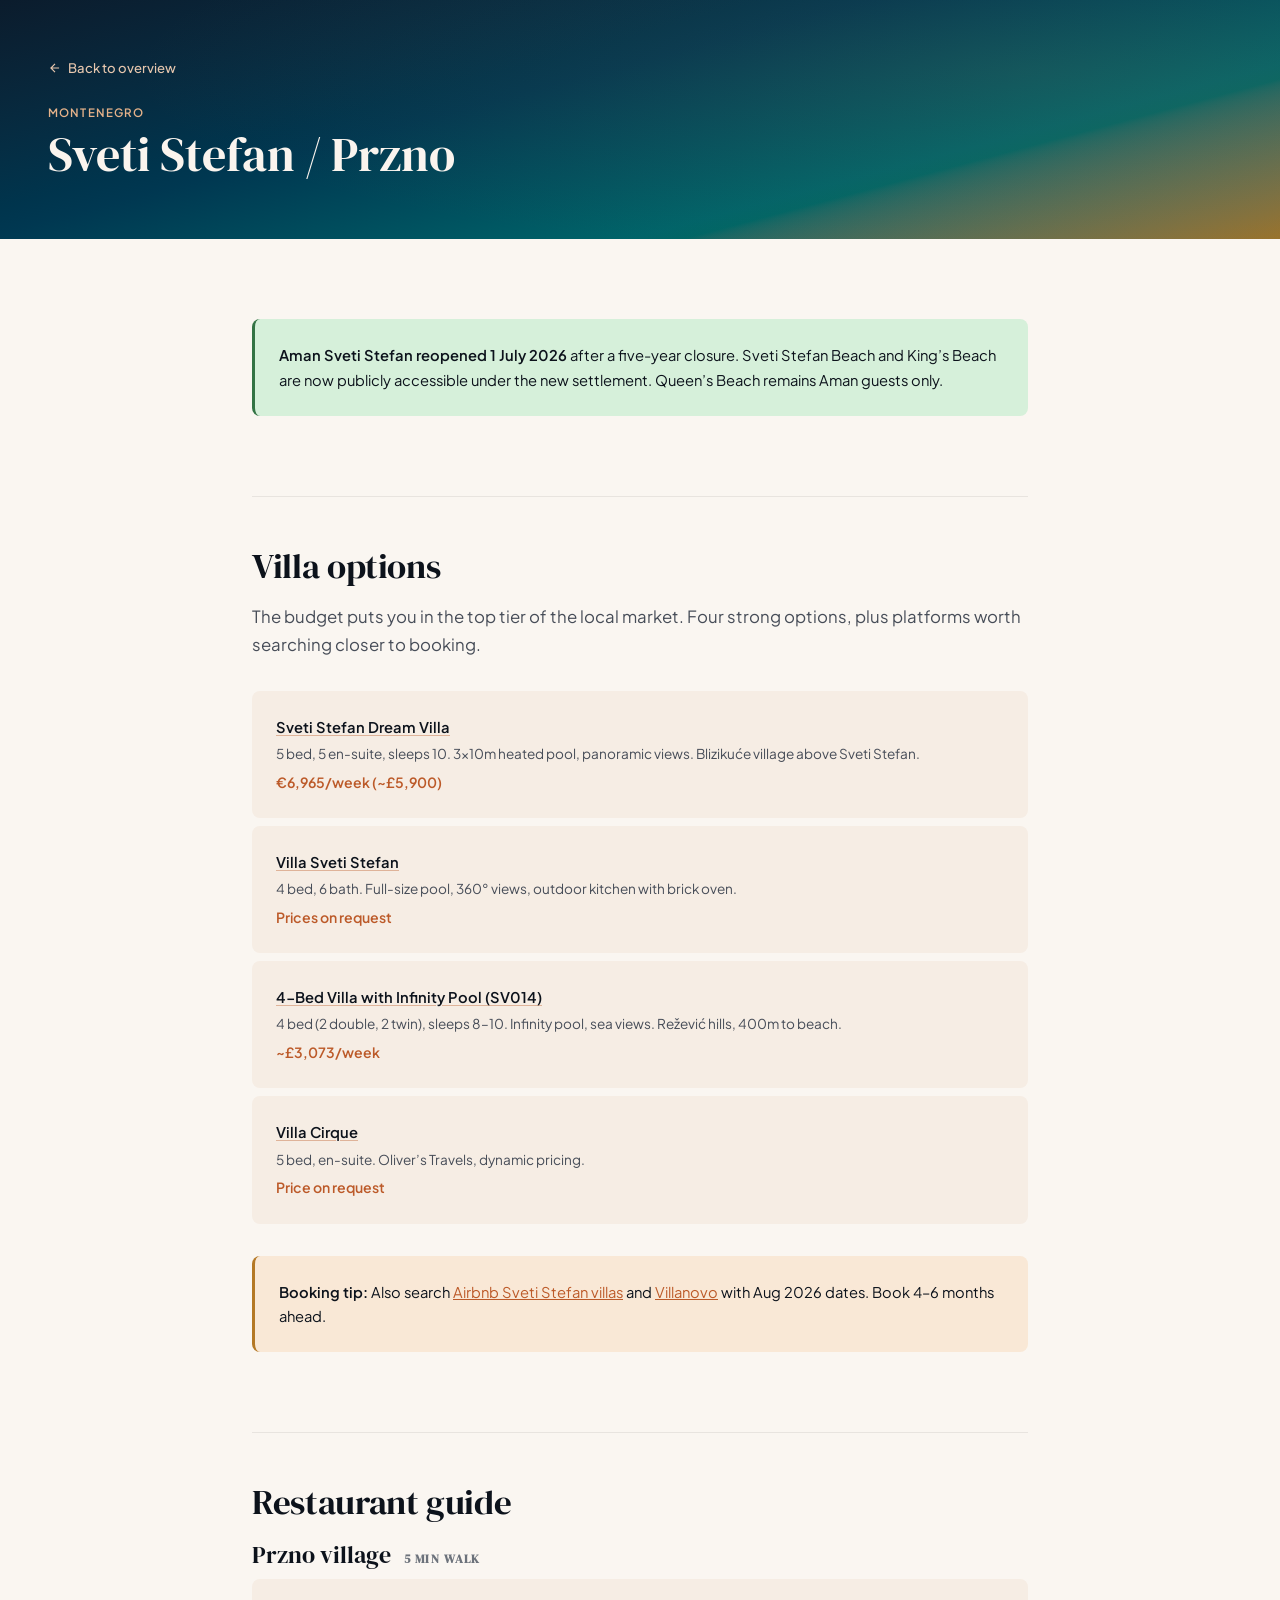
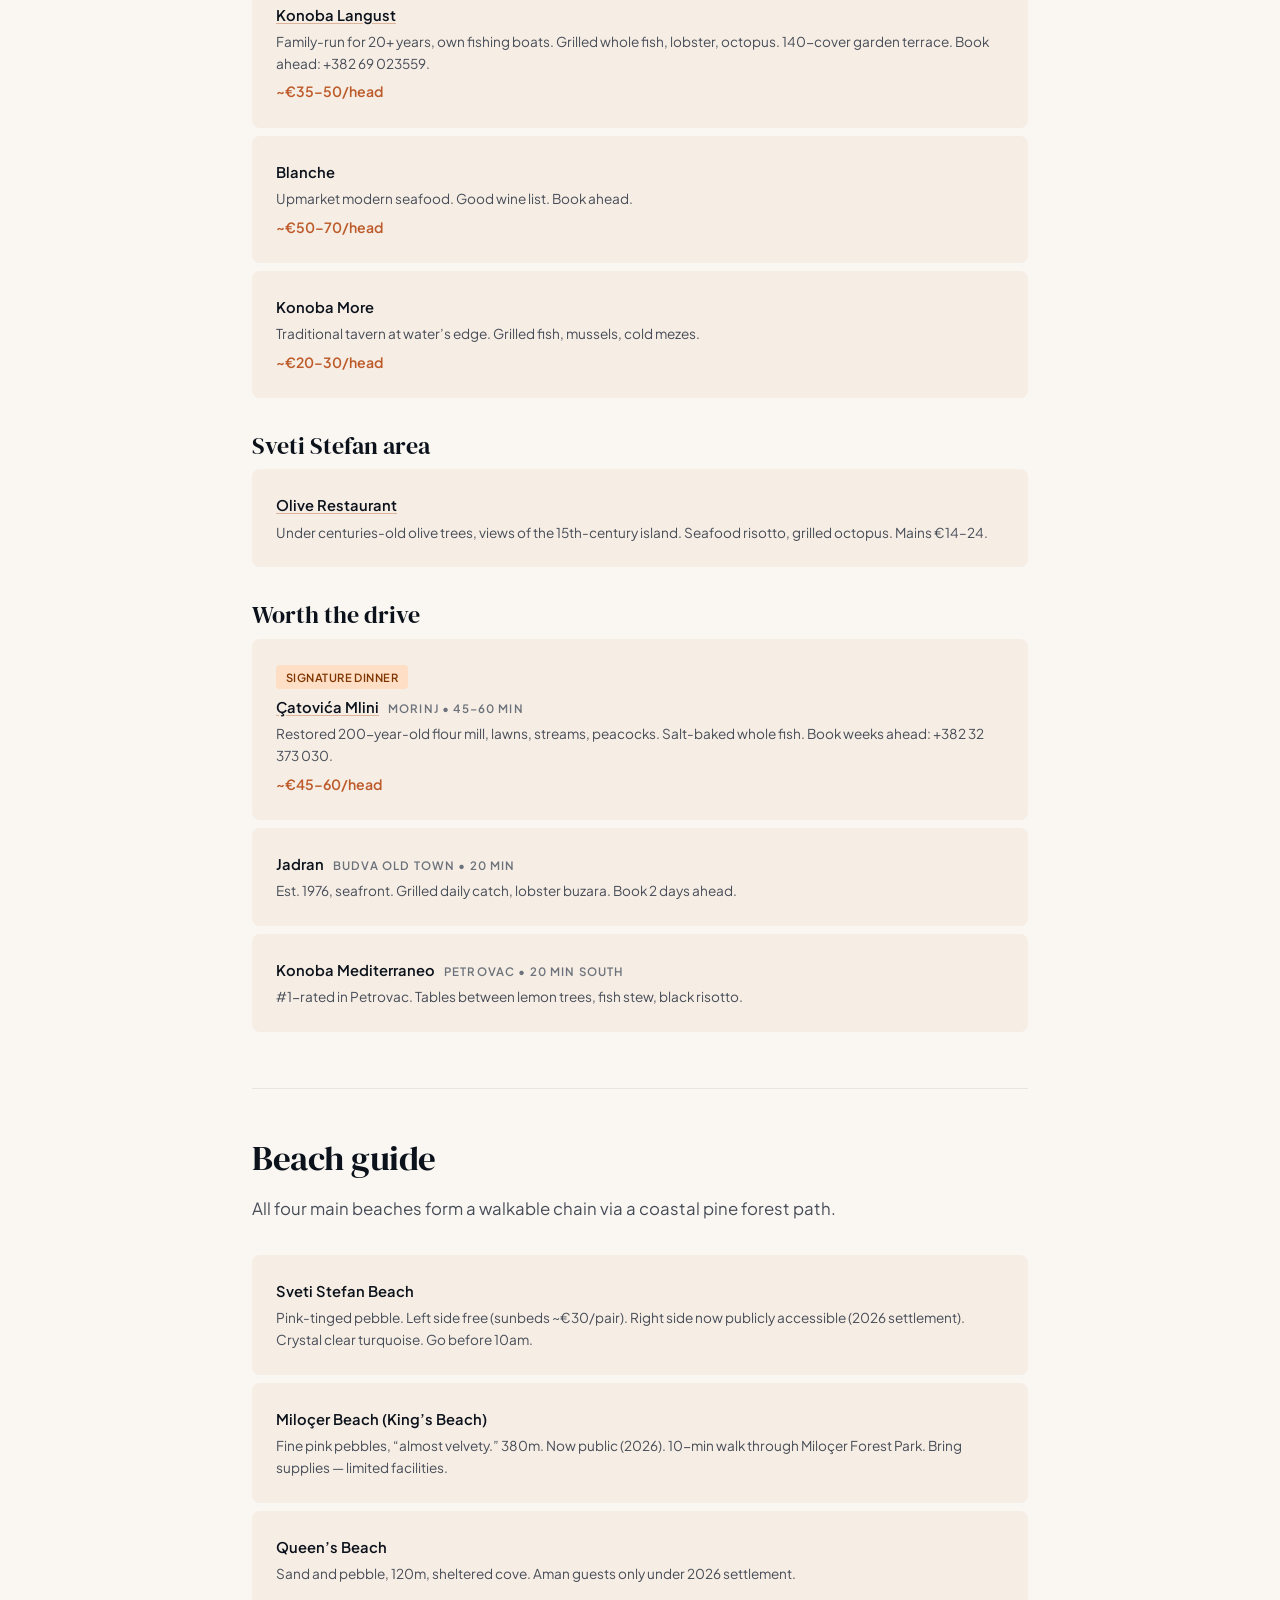
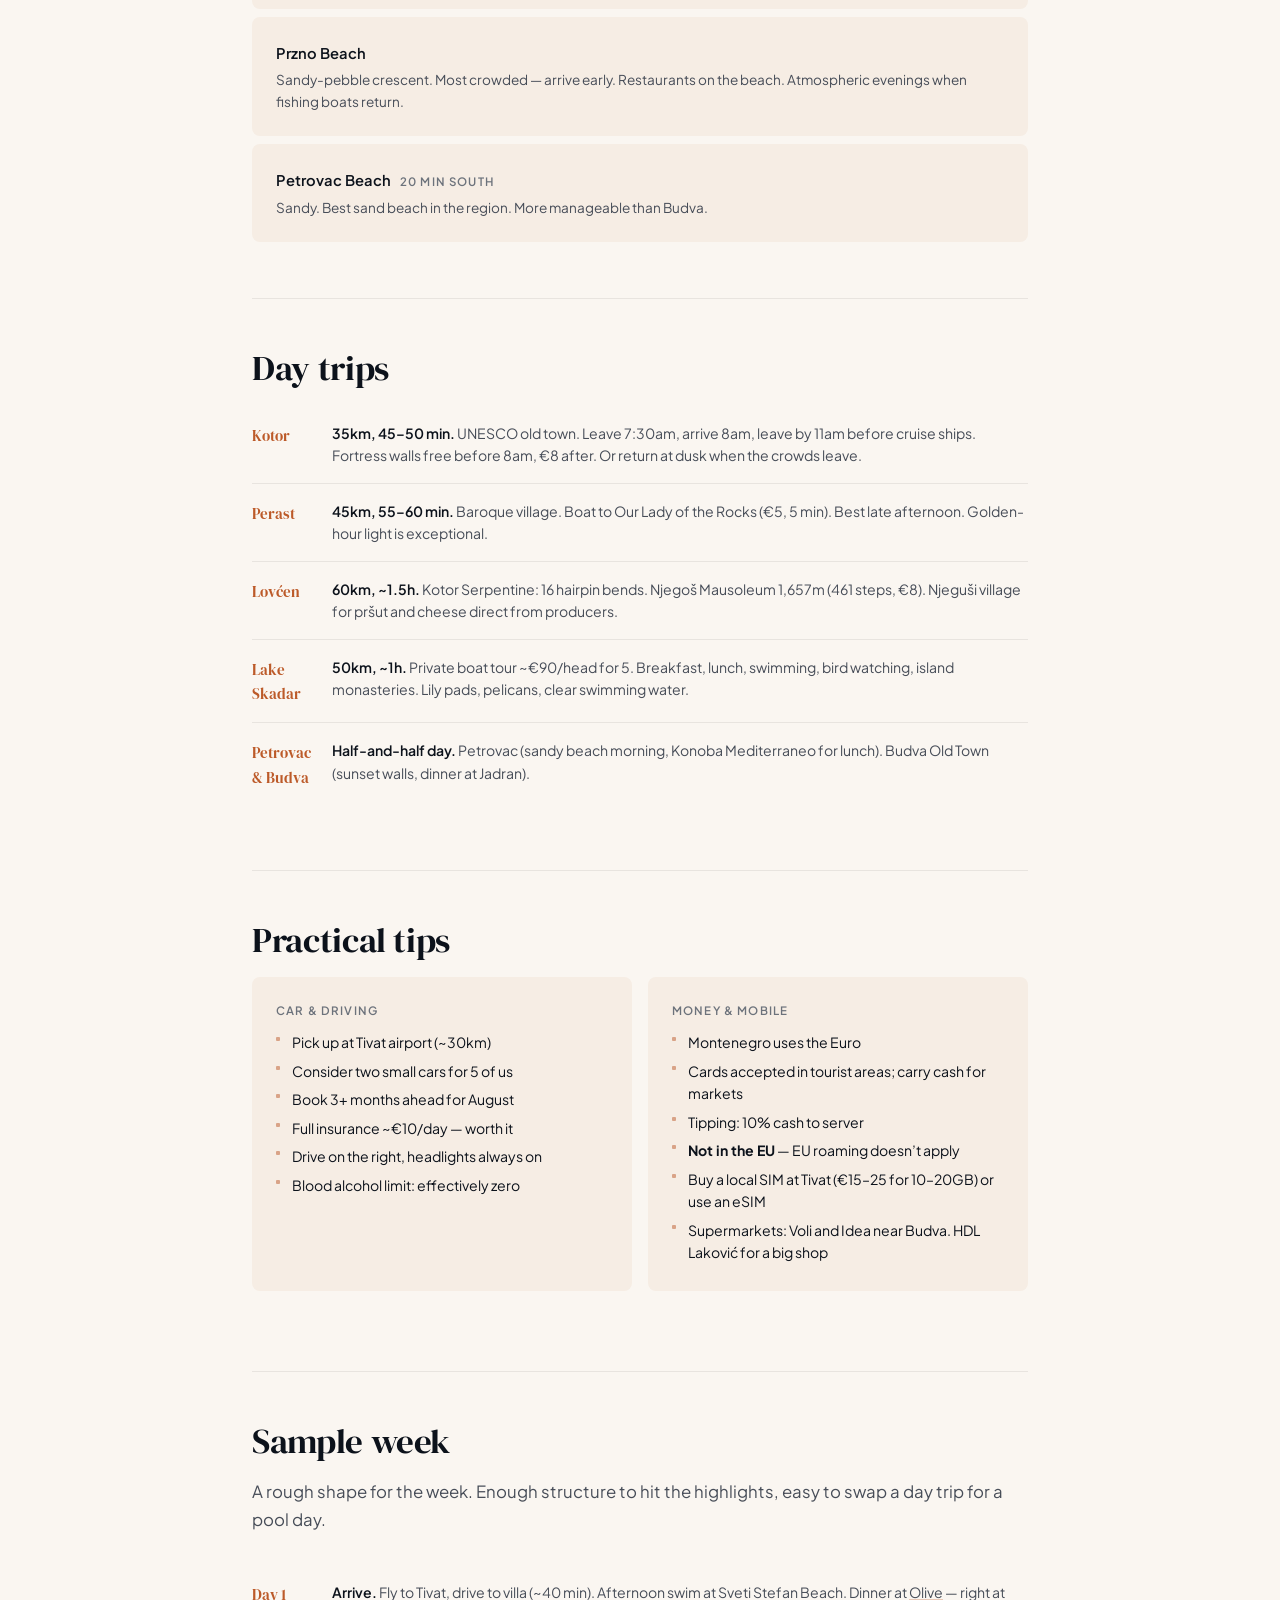
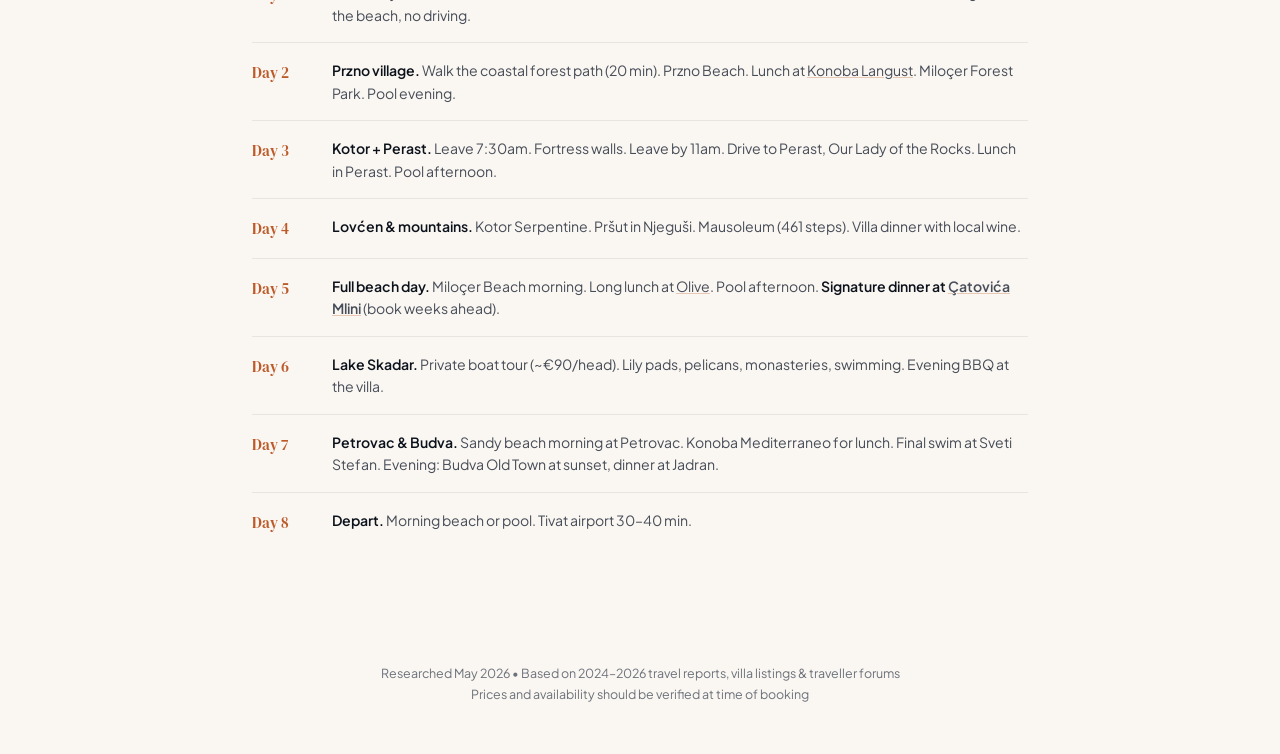
<file: sveti-stefan.html>
<!DOCTYPE html>
<html lang="en">
<head>
    <meta charset="UTF-8">
    <meta name="viewport" content="width=device-width, initial-scale=1.0, viewport-fit=cover">
    <title>Sveti Stefan / Przno &mdash; Montenegro 2026</title>
    <link rel="preconnect" href="https://fonts.googleapis.com">
    <link rel="preconnect" href="https://fonts.gstatic.com" crossorigin>
    <link href="https://fonts.googleapis.com/css2?family=DM+Serif+Display:ital@0;1&family=Plus+Jakarta+Sans:ital,wght@0,300;0,400;0,500;0,600;0,700;1,400&display=swap" rel="stylesheet">
    <link rel="stylesheet" href="style.css">
</head>
<body>

<div class="scroll-progress" id="scrollProgress" aria-hidden="true"></div>

<!-- ════════════ HERO ════════════ -->
<header class="hero-sub">
    <div class="hero-inner">
        <a href="index.html" class="back-link">
            <svg viewBox="0 0 24 24" fill="none" stroke="currentColor" stroke-width="2"><path d="M19 12H5M12 19l-7-7 7-7"/></svg>
            Back to overview
        </a>
        <span class="label">Montenegro</span>
        <h1>Sveti Stefan / Przno</h1>
    </div>
</header>

<div class="container">

    <!-- ════════════ AMAN CALLOUT ════════════ -->
    <section class="section">
        <div class="callout callout-olive">
            <strong>Aman Sveti Stefan reopened 1 July 2026</strong> after a five-year closure. Sveti Stefan Beach and King&rsquo;s Beach are now publicly accessible under the new settlement. Queen&rsquo;s Beach remains Aman guests only.
        </div>
    </section>

    <!-- ════════════ VILLA OPTIONS ════════════ -->
    <section class="section">
        <h2>Villa options</h2>
        <p class="section-lead">The budget puts you in the top tier of the local market. Four strong options, plus platforms worth searching closer to booking.</p>

        <div class="stagger">
            <div class="listing">
                <div class="listing-name"><a href="https://www.montenegrovillas.com/en/rental/sveti-stefan-dream-villa" target="_blank" rel="noopener">Sveti Stefan Dream Villa</a></div>
                <div class="listing-detail">5 bed, 5 en-suite, sleeps 10. 3&times;10m heated pool, panoramic views. Bliziku&cacute;e village above Sveti Stefan.</div>
                <div class="listing-price">&euro;6,965/week (~&pound;5,900)</div>
            </div>

            <div class="listing">
                <div class="listing-name"><a href="https://www.montenegrovillas.com/en/rental/villa-sveti-stefan" target="_blank" rel="noopener">Villa Sveti Stefan</a></div>
                <div class="listing-detail">4 bed, 6 bath. Full-size pool, 360&deg; views, outdoor kitchen with brick oven.</div>
                <div class="listing-price">Prices on request</div>
            </div>

            <div class="listing">
                <div class="listing-name"><a href="https://www.croatianvillas.com/montenegro/sveti-stefan-region/4-bedroom-villa-infinity-pool-sv014/" target="_blank" rel="noopener">4-Bed Villa with Infinity Pool (SV014)</a></div>
                <div class="listing-detail">4 bed (2 double, 2 twin), sleeps 8&ndash;10. Infinity pool, sea views. Re&zcaron;evi&cacute; hills, 400m to beach.</div>
                <div class="listing-price">~&pound;3,073/week</div>
            </div>

            <div class="listing">
                <div class="listing-name"><a href="https://www.oliverstravels.com/montenegro/sveti-stefan-south-coast/villa-cirque/" target="_blank" rel="noopener">Villa Cirque</a></div>
                <div class="listing-detail">5 bed, en-suite. Oliver&rsquo;s Travels, dynamic pricing.</div>
                <div class="listing-price">Price on request</div>
            </div>
        </div>

        <div class="callout callout-warm">
            <strong>Booking tip:</strong> Also search <a href="https://www.airbnb.co.uk/sveti-stefan-montenegro/stays/villas" target="_blank" rel="noopener">Airbnb Sveti Stefan villas</a> and <a href="https://www.villanovo.com" target="_blank" rel="noopener">Villanovo</a> with Aug 2026 dates. Book 4&ndash;6 months ahead.
        </div>
    </section>

    <!-- ════════════ RESTAURANT GUIDE ════════════ -->
    <section class="section">
        <h2>Restaurant guide</h2>

        <h3>Przno village <span class="label" style="margin-left: 8px;">5 min walk</span></h3>
        <div class="stagger">
            <div class="listing">
                <div class="listing-name"><a href="https://www.foodbook.me/en/profile/langust" target="_blank" rel="noopener">Konoba Langust</a></div>
                <div class="listing-detail">Family-run for 20+ years, own fishing boats. Grilled whole fish, lobster, octopus. 140-cover garden terrace. Book ahead: +382 69 023559.</div>
                <div class="listing-price">~&euro;35&ndash;50/head</div>
            </div>

            <div class="listing">
                <div class="listing-name">Blanche</div>
                <div class="listing-detail">Upmarket modern seafood. Good wine list. Book ahead.</div>
                <div class="listing-price">~&euro;50&ndash;70/head</div>
            </div>

            <div class="listing">
                <div class="listing-name">Konoba More</div>
                <div class="listing-detail">Traditional tavern at water&rsquo;s edge. Grilled fish, mussels, cold mezes.</div>
                <div class="listing-price">~&euro;20&ndash;30/head</div>
            </div>
        </div>

        <h3 style="margin-top: var(--space-xl);">Sveti Stefan area</h3>
        <div class="listing">
            <div class="listing-name"><a href="https://www.olivetaste.com/en/" target="_blank" rel="noopener">Olive Restaurant</a></div>
            <div class="listing-detail">Under centuries-old olive trees, views of the 15th-century island. Seafood risotto, grilled octopus. Mains &euro;14&ndash;24.</div>
        </div>

        <h3 style="margin-top: var(--space-xl);">Worth the drive</h3>
        <div class="stagger">
            <div class="listing">
                <span class="tag tag-star">Signature dinner</span>
                <div class="listing-name"><a href="https://www.catovicamlini.com" target="_blank" rel="noopener">&Ccedil;atovi&cacute;a Mlini</a> <span class="label" style="margin-left: 6px;">Morinj &bull; 45&ndash;60 min</span></div>
                <div class="listing-detail">Restored 200-year-old flour mill, lawns, streams, peacocks. Salt-baked whole fish. Book weeks ahead: +382 32 373 030.</div>
                <div class="listing-price">~&euro;45&ndash;60/head</div>
            </div>

            <div class="listing">
                <div class="listing-name">Jadran <span class="label" style="margin-left: 6px;">Budva Old Town &bull; 20 min</span></div>
                <div class="listing-detail">Est. 1976, seafront. Grilled daily catch, lobster buzara. Book 2 days ahead.</div>
            </div>

            <div class="listing">
                <div class="listing-name">Konoba Mediterraneo <span class="label" style="margin-left: 6px;">Petrovac &bull; 20 min south</span></div>
                <div class="listing-detail">#1-rated in Petrovac. Tables between lemon trees, fish stew, black risotto.</div>
            </div>
        </div>
    </section>

    <!-- ════════════ BEACH GUIDE ════════════ -->
    <section class="section">
        <h2>Beach guide</h2>
        <p class="section-lead">All four main beaches form a walkable chain via a coastal pine forest path.</p>

        <div class="stagger">
            <div class="listing">
                <div class="listing-name">Sveti Stefan Beach</div>
                <div class="listing-detail">Pink-tinged pebble. Left side free (sunbeds ~&euro;30/pair). Right side now publicly accessible (2026 settlement). Crystal clear turquoise. Go before 10am.</div>
            </div>

            <div class="listing">
                <div class="listing-name">Milo&ccedil;er Beach (King&rsquo;s Beach)</div>
                <div class="listing-detail">Fine pink pebbles, &ldquo;almost velvety.&rdquo; 380m. Now public (2026). 10-min walk through Milo&ccedil;er Forest Park. Bring supplies &mdash; limited facilities.</div>
            </div>

            <div class="listing">
                <div class="listing-name">Queen&rsquo;s Beach</div>
                <div class="listing-detail">Sand and pebble, 120m, sheltered cove. Aman guests only under 2026 settlement.</div>
            </div>

            <div class="listing">
                <div class="listing-name">Przno Beach</div>
                <div class="listing-detail">Sandy-pebble crescent. Most crowded &mdash; arrive early. Restaurants on the beach. Atmospheric evenings when fishing boats return.</div>
            </div>

            <div class="listing">
                <div class="listing-name">Petrovac Beach <span class="label" style="margin-left: 6px;">20 min south</span></div>
                <div class="listing-detail">Sandy. Best sand beach in the region. More manageable than Budva.</div>
            </div>
        </div>
    </section>

    <!-- ════════════ DAY TRIPS ════════════ -->
    <section class="section">
        <h2>Day trips</h2>

        <div class="itin">
            <div class="itin-day">
                <div class="itin-label">Kotor</div>
                <div class="itin-content"><strong>35km, 45&ndash;50 min.</strong> UNESCO old town. Leave 7:30am, arrive 8am, leave by 11am before cruise ships. Fortress walls free before 8am, &euro;8 after. Or return at dusk when the crowds leave.</div>
            </div>
            <div class="itin-day">
                <div class="itin-label">Perast</div>
                <div class="itin-content"><strong>45km, 55&ndash;60 min.</strong> Baroque village. Boat to Our Lady of the Rocks (&euro;5, 5 min). Best late afternoon. Golden-hour light is exceptional.</div>
            </div>
            <div class="itin-day">
                <div class="itin-label">Lov&cacute;en</div>
                <div class="itin-content"><strong>60km, ~1.5h.</strong> Kotor Serpentine: 16 hairpin bends. Njego&scaron; Mausoleum 1,657m (461 steps, &euro;8). Njegu&scaron;i village for pr&scaron;ut and cheese direct from producers.</div>
            </div>
            <div class="itin-day">
                <div class="itin-label">Lake Skadar</div>
                <div class="itin-content"><strong>50km, ~1h.</strong> Private boat tour ~&euro;90/head for 5. Breakfast, lunch, swimming, bird watching, island monasteries. Lily pads, pelicans, clear swimming water.</div>
            </div>
            <div class="itin-day">
                <div class="itin-label">Petrovac &amp; Budva</div>
                <div class="itin-content"><strong>Half-and-half day.</strong> Petrovac (sandy beach morning, Konoba Mediterraneo for lunch). Budva Old Town (sunset walls, dinner at Jadran).</div>
            </div>
        </div>
    </section>

    <!-- ════════════ PRACTICAL TIPS ════════════ -->
    <section class="section">
        <h2>Practical tips</h2>

        <div class="info-grid">
            <div class="info-box">
                <h4>Car &amp; driving</h4>
                <ul>
                    <li>Pick up at Tivat airport (~30km)</li>
                    <li>Consider two small cars for 5 of us</li>
                    <li>Book 3+ months ahead for August</li>
                    <li>Full insurance ~&euro;10/day &mdash; worth it</li>
                    <li>Drive on the right, headlights always on</li>
                    <li>Blood alcohol limit: effectively zero</li>
                </ul>
            </div>
            <div class="info-box">
                <h4>Money &amp; mobile</h4>
                <ul>
                    <li>Montenegro uses the Euro</li>
                    <li>Cards accepted in tourist areas; carry cash for markets</li>
                    <li>Tipping: 10% cash to server</li>
                    <li><strong>Not in the EU</strong> &mdash; EU roaming doesn&rsquo;t apply</li>
                    <li>Buy a local SIM at Tivat (&euro;15&ndash;25 for 10&ndash;20GB) or use an eSIM</li>
                    <li>Supermarkets: Voli and Idea near Budva. HDL Lakovi&cacute; for a big shop</li>
                </ul>
            </div>
        </div>
    </section>

    <!-- ════════════ SAMPLE WEEK ════════════ -->
    <section class="section">
        <h2>Sample week</h2>
        <p class="section-lead">A rough shape for the week. Enough structure to hit the highlights, easy to swap a day trip for a pool day.</p>

        <div class="itin">
            <div class="itin-day">
                <div class="itin-label">Day 1</div>
                <div class="itin-content"><strong>Arrive.</strong> Fly to Tivat, drive to villa (~40 min). Afternoon swim at Sveti Stefan Beach. Dinner at <a href="https://www.olivetaste.com/en/" target="_blank" rel="noopener">Olive</a> &mdash; right at the beach, no driving.</div>
            </div>
            <div class="itin-day">
                <div class="itin-label">Day 2</div>
                <div class="itin-content"><strong>Przno village.</strong> Walk the coastal forest path (20 min). Przno Beach. Lunch at <a href="https://www.foodbook.me/en/profile/langust" target="_blank" rel="noopener">Konoba Langust</a>. Milo&ccedil;er Forest Park. Pool evening.</div>
            </div>
            <div class="itin-day">
                <div class="itin-label">Day 3</div>
                <div class="itin-content"><strong>Kotor + Perast.</strong> Leave 7:30am. Fortress walls. Leave by 11am. Drive to Perast, Our Lady of the Rocks. Lunch in Perast. Pool afternoon.</div>
            </div>
            <div class="itin-day">
                <div class="itin-label">Day 4</div>
                <div class="itin-content"><strong>Lov&cacute;en &amp; mountains.</strong> Kotor Serpentine. Pr&scaron;ut in Njegu&scaron;i. Mausoleum (461 steps). Villa dinner with local wine.</div>
            </div>
            <div class="itin-day">
                <div class="itin-label">Day 5</div>
                <div class="itin-content"><strong>Full beach day.</strong> Milo&ccedil;er Beach morning. Long lunch at <a href="https://www.olivetaste.com/en/" target="_blank" rel="noopener">Olive</a>. Pool afternoon. <strong>Signature dinner at <a href="https://www.catovicamlini.com" target="_blank" rel="noopener">&Ccedil;atovi&cacute;a Mlini</a></strong> (book weeks ahead).</div>
            </div>
            <div class="itin-day">
                <div class="itin-label">Day 6</div>
                <div class="itin-content"><strong>Lake Skadar.</strong> Private boat tour (~&euro;90/head). Lily pads, pelicans, monasteries, swimming. Evening BBQ at the villa.</div>
            </div>
            <div class="itin-day">
                <div class="itin-label">Day 7</div>
                <div class="itin-content"><strong>Petrovac &amp; Budva.</strong> Sandy beach morning at Petrovac. Konoba Mediterraneo for lunch. Final swim at Sveti Stefan. Evening: Budva Old Town at sunset, dinner at Jadran.</div>
            </div>
            <div class="itin-day">
                <div class="itin-label">Day 8</div>
                <div class="itin-content"><strong>Depart.</strong> Morning beach or pool. Tivat airport 30&ndash;40 min.</div>
            </div>
        </div>
    </section>

</div>

<footer>
    <div class="container">
        Researched May 2026 &bull; Based on 2024&ndash;2026 travel reports, villa listings &amp; traveller forums<br>
        Prices and availability should be verified at time of booking
    </div>
</footer>

<script>
const bar = document.getElementById('scrollProgress');
let ticking = false;
window.addEventListener('scroll', () => { if (!ticking) { requestAnimationFrame(() => { const h = document.documentElement.scrollHeight - window.innerHeight; bar.style.width = h > 0 ? (window.scrollY / h * 100) + '%' : '0%'; ticking = false; }); ticking = true; } }, { passive: true });
</script>

<script>
if (!window.matchMedia('(prefers-reduced-motion: reduce)').matches) {
    const obs = new IntersectionObserver((entries) => {
        entries.forEach(e => {
            if (e.isIntersecting) {
                e.target.classList.add('visible');
                obs.unobserve(e.target);
            }
        });
    }, { threshold: 0.08, rootMargin: '0px 0px -40px 0px' });
    document.querySelectorAll('.reveal').forEach(el => obs.observe(el));
} else {
    document.querySelectorAll('.reveal').forEach(el => el.classList.add('visible'));
}
</script>

</body>
</html>
</file>
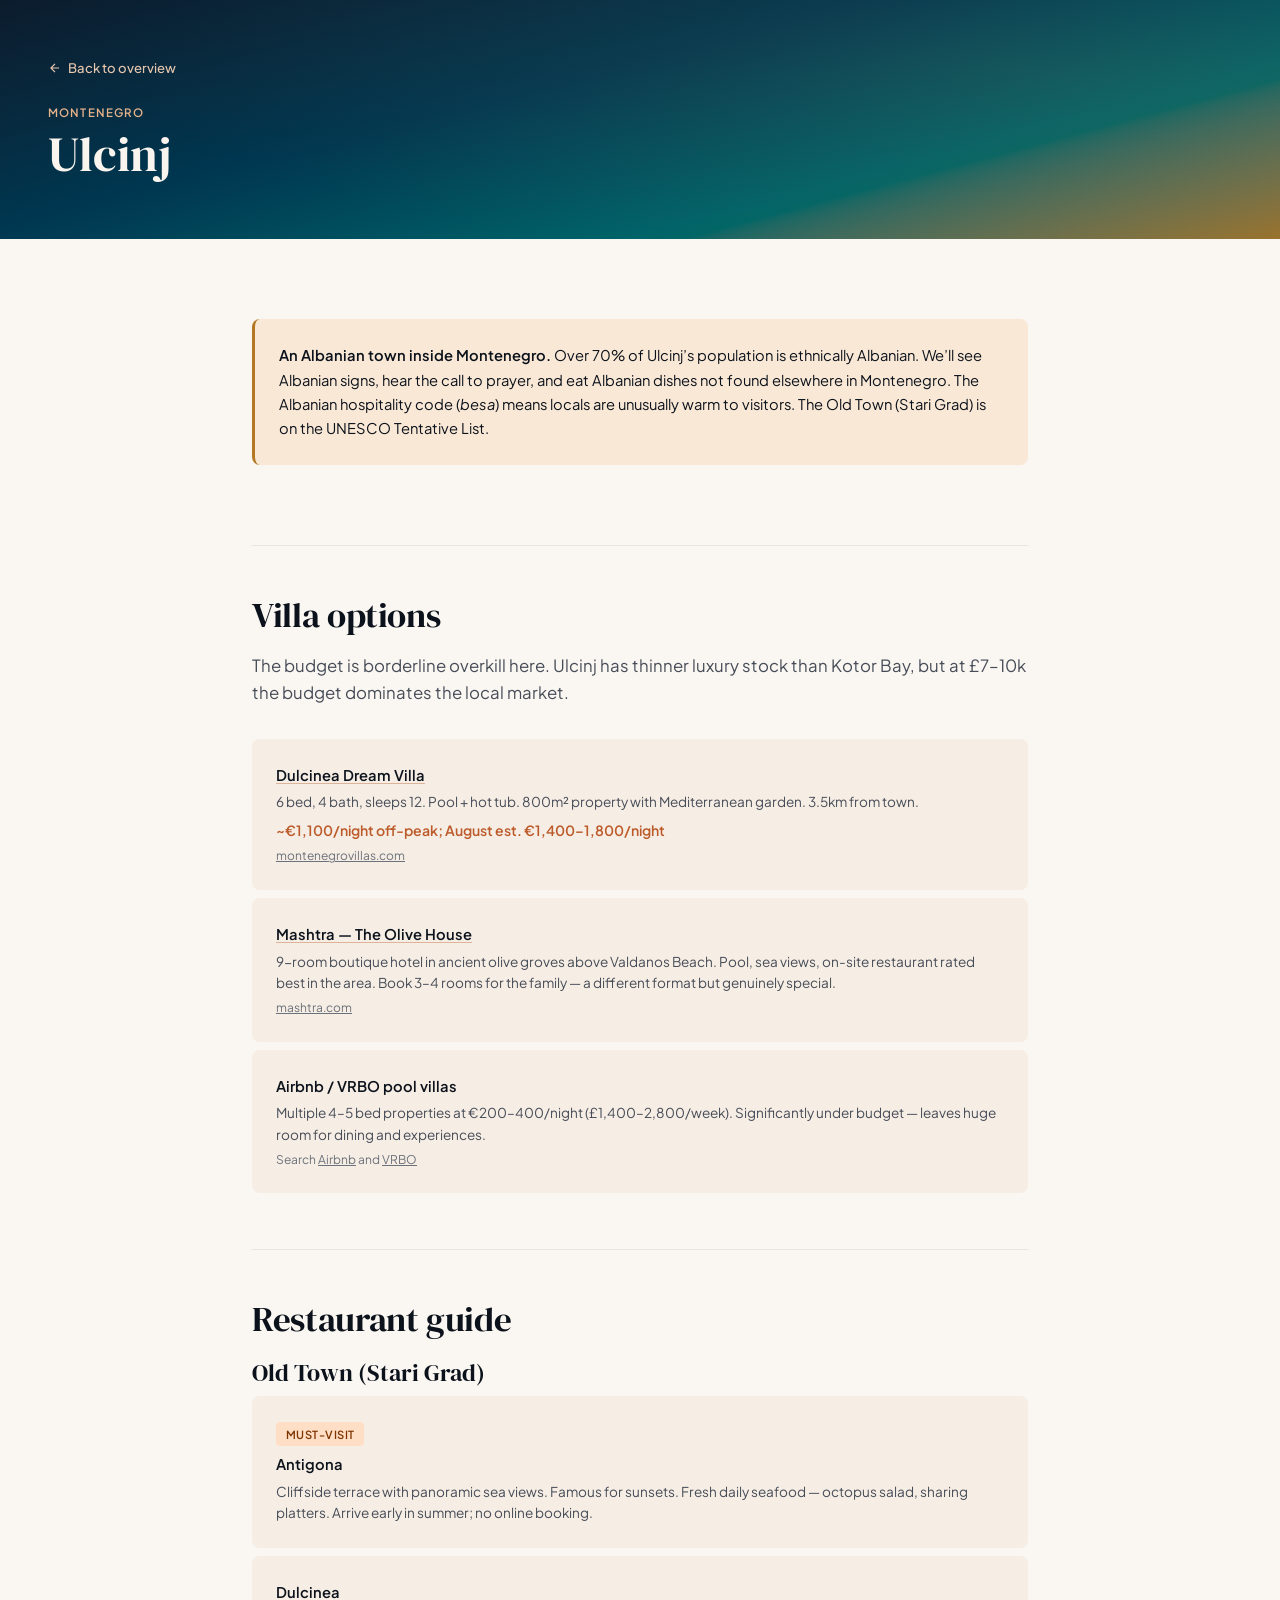
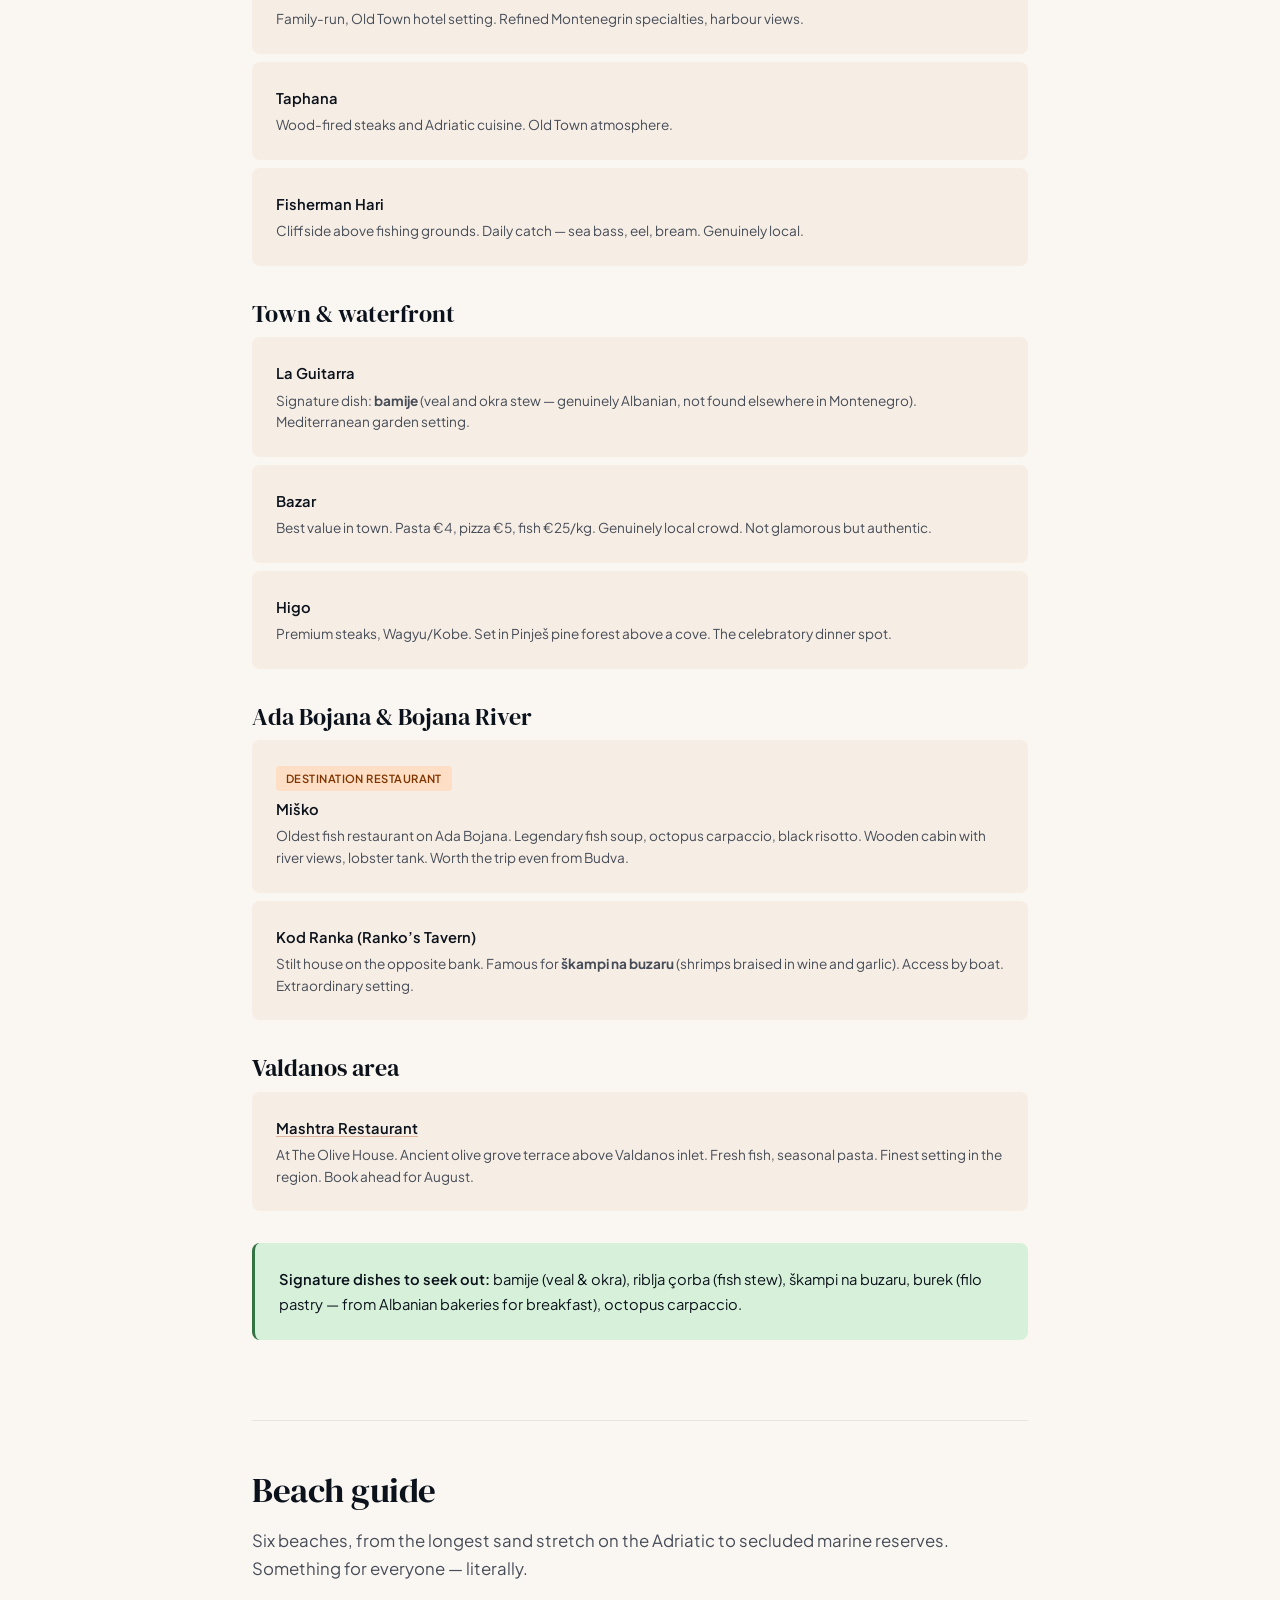
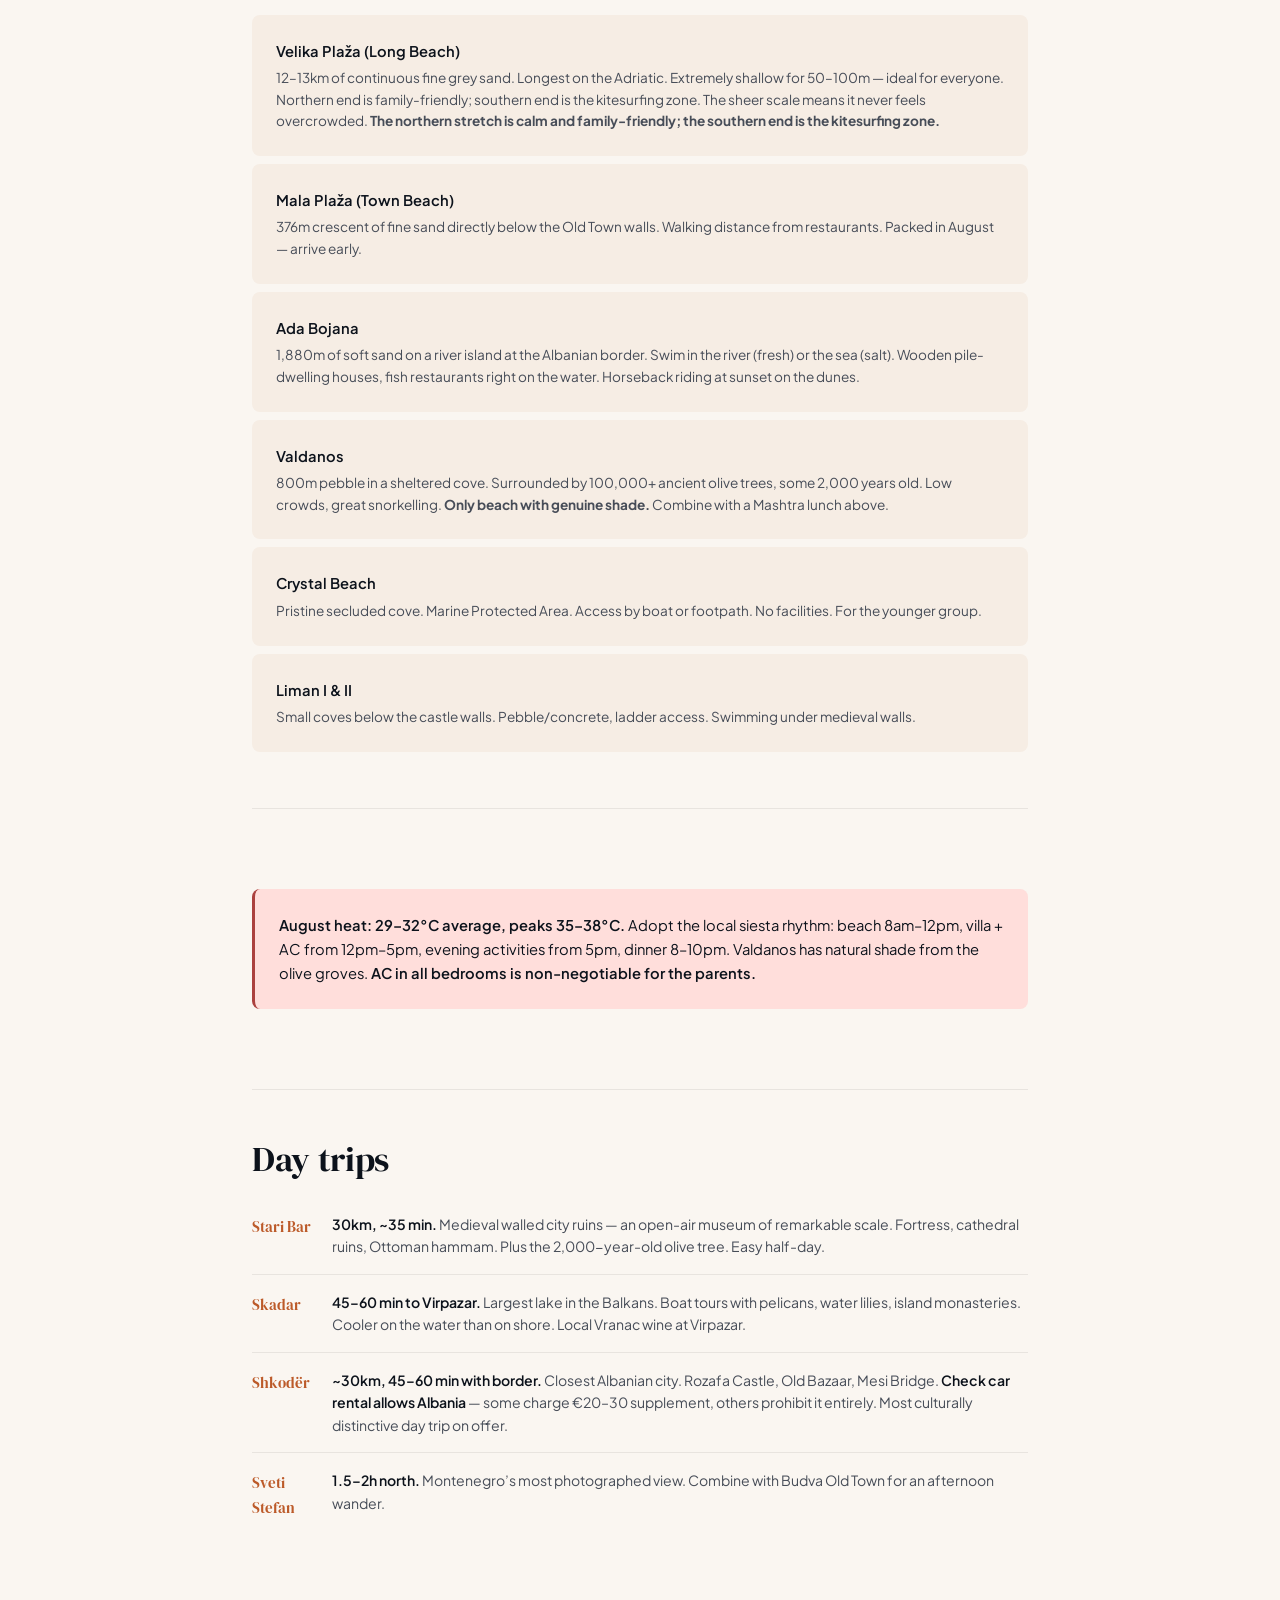
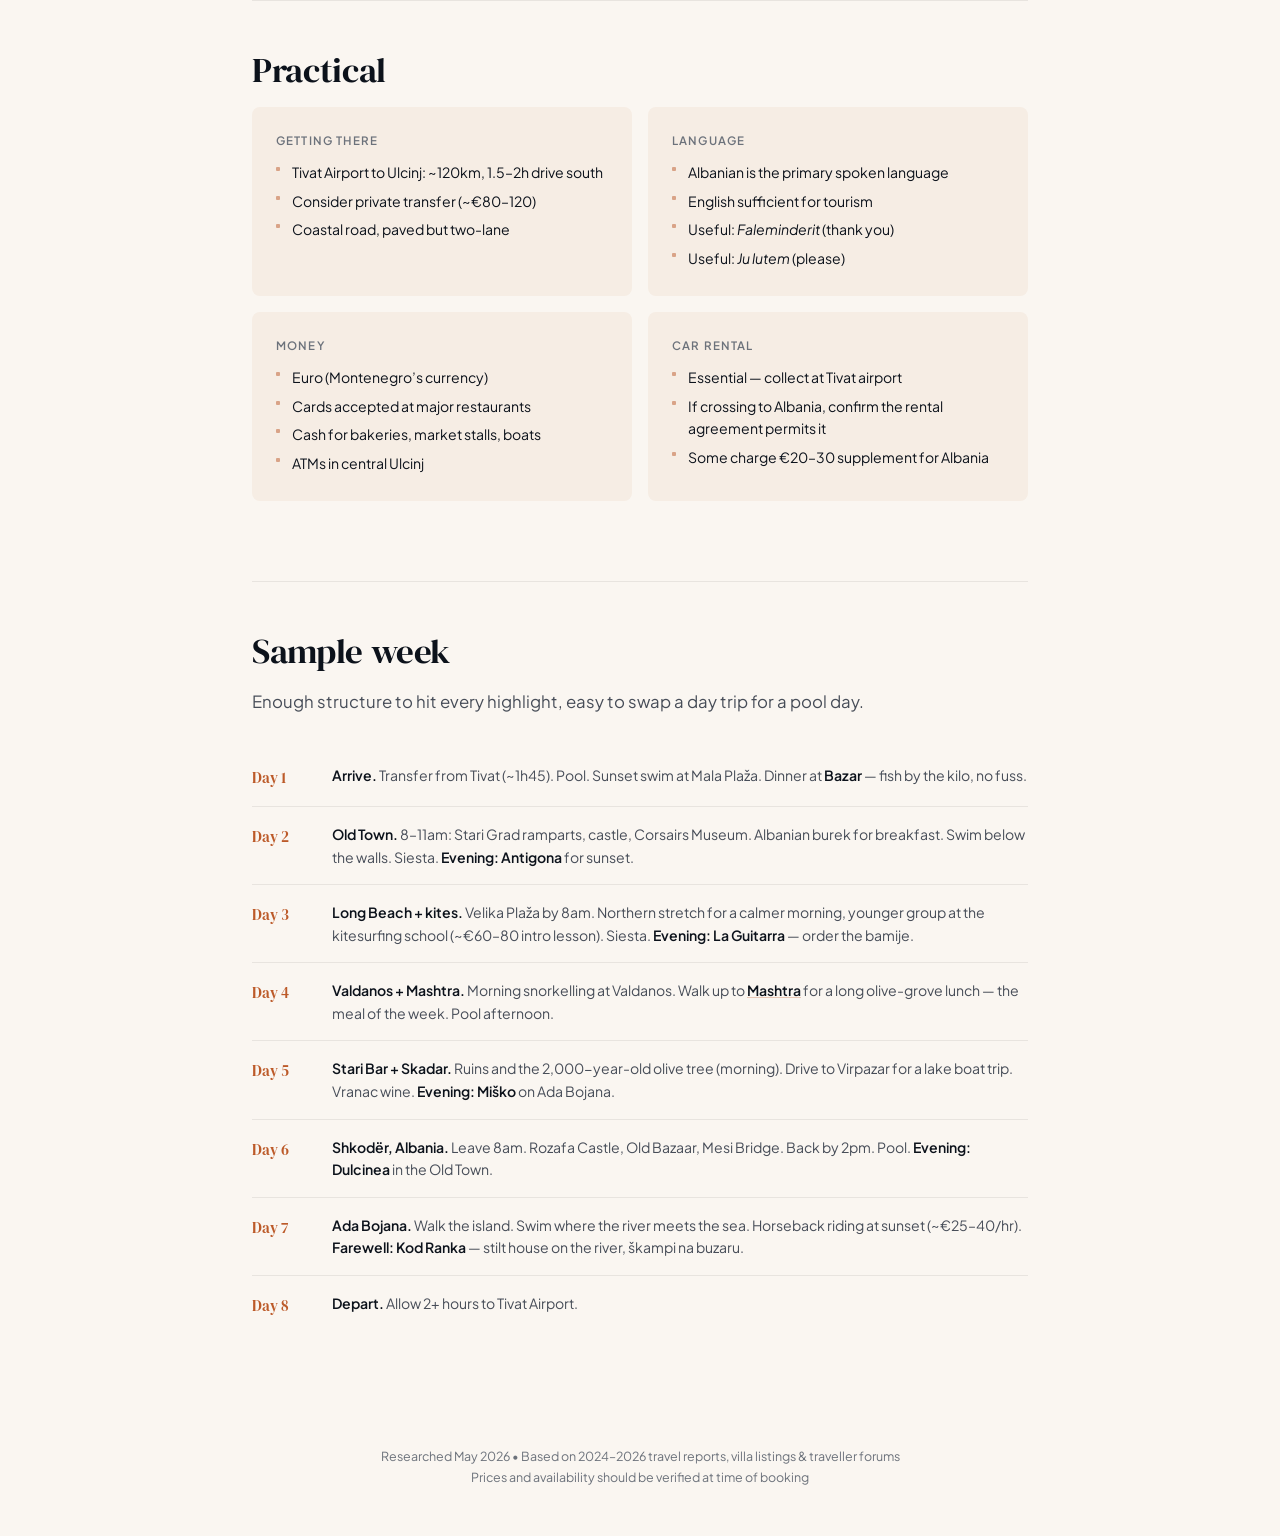
<file: ulcinj.html>
<!DOCTYPE html>
<html lang="en">
<head>
    <meta charset="UTF-8">
    <meta name="viewport" content="width=device-width, initial-scale=1.0, viewport-fit=cover">
    <title>Ulcinj &mdash; Montenegro 2026</title>
    <link rel="preconnect" href="https://fonts.googleapis.com">
    <link rel="preconnect" href="https://fonts.gstatic.com" crossorigin>
    <link href="https://fonts.googleapis.com/css2?family=DM+Serif+Display:ital@0;1&family=Plus+Jakarta+Sans:ital,wght@0,300;0,400;0,500;0,600;0,700;1,400&display=swap" rel="stylesheet">
    <link rel="stylesheet" href="style.css">
</head>
<body>

<div class="scroll-progress" id="scrollProgress" aria-hidden="true"></div>

<!-- ════════════ HERO ════════════ -->
<header class="hero-sub">
    <div class="hero-inner">
        <a href="index.html" class="back-link">
            <svg viewBox="0 0 24 24" fill="none" stroke="currentColor" stroke-width="2"><path d="M19 12H5M12 19l-7-7 7-7"/></svg>
            Back to overview
        </a>
        <span class="label">Montenegro</span>
        <h1>Ulcinj</h1>
    </div>
</header>

<div class="container">

    <!-- ════════════ CULTURAL CONTEXT ════════════ -->
    <section class="section">
        <div class="callout callout-warm">
            <strong>An Albanian town inside Montenegro.</strong> Over 70% of Ulcinj&rsquo;s population is ethnically Albanian. We&rsquo;ll see Albanian signs, hear the call to prayer, and eat Albanian dishes not found elsewhere in Montenegro. The Albanian hospitality code (<em>besa</em>) means locals are unusually warm to visitors. The Old Town (Stari Grad) is on the UNESCO Tentative List.
        </div>
    </section>

    <!-- ════════════ VILLA OPTIONS ════════════ -->
    <section class="section">
        <h2>Villa options</h2>
        <p class="section-lead">The budget is borderline overkill here. Ulcinj has thinner luxury stock than Kotor Bay, but at &pound;7&ndash;10k the budget dominates the local market.</p>

        <div class="stagger">
            <div class="listing">
                <div class="listing-name"><a href="https://www.montenegrovillas.com/en/rental/dulcinea-dream-villa-with-pool" target="_blank" rel="noopener">Dulcinea Dream Villa</a></div>
                <div class="listing-detail">6 bed, 4 bath, sleeps 12. Pool + hot tub. 800m&sup2; property with Mediterranean garden. 3.5km from town.</div>
                <div class="listing-price">~&euro;1,100/night off-peak; August est. &euro;1,400&ndash;1,800/night</div>
                <div class="listing-source"><a href="https://www.montenegrovillas.com/en/rental/dulcinea-dream-villa-with-pool" target="_blank" rel="noopener">montenegrovillas.com</a></div>
            </div>

            <div class="listing">
                <div class="listing-name"><a href="https://www.mashtra.com" target="_blank" rel="noopener">Mashtra &mdash; The Olive House</a></div>
                <div class="listing-detail">9-room boutique hotel in ancient olive groves above Valdanos Beach. Pool, sea views, on-site restaurant rated best in the area. Book 3&ndash;4 rooms for the family &mdash; a different format but genuinely special.</div>
                <div class="listing-source"><a href="https://www.mashtra.com" target="_blank" rel="noopener">mashtra.com</a></div>
            </div>

            <div class="listing">
                <div class="listing-name">Airbnb / VRBO pool villas</div>
                <div class="listing-detail">Multiple 4&ndash;5 bed properties at &euro;200&ndash;400/night (&pound;1,400&ndash;2,800/week). Significantly under budget &mdash; leaves huge room for dining and experiences.</div>
                <div class="listing-source">Search <a href="https://www.airbnb.co.uk/ulcinj-municipality-montenegro/stays" target="_blank" rel="noopener">Airbnb</a> and <a href="https://www.vrbo.com/vacation-rentals/europe/montenegro/ulcinj" target="_blank" rel="noopener">VRBO</a></div>
            </div>
        </div>
    </section>

    <!-- ════════════ RESTAURANT GUIDE ════════════ -->
    <section class="section">
        <h2>Restaurant guide</h2>

        <h3>Old Town (Stari Grad)</h3>
        <div class="stagger">
            <div class="listing">
                <span class="tag tag-star">Must-visit</span>
                <div class="listing-name">Antigona</div>
                <div class="listing-detail">Cliffside terrace with panoramic sea views. Famous for sunsets. Fresh daily seafood &mdash; octopus salad, sharing platters. Arrive early in summer; no online booking.</div>
            </div>

            <div class="listing">
                <div class="listing-name">Dulcinea</div>
                <div class="listing-detail">Family-run, Old Town hotel setting. Refined Montenegrin specialties, harbour views.</div>
            </div>

            <div class="listing">
                <div class="listing-name">Taphana</div>
                <div class="listing-detail">Wood-fired steaks and Adriatic cuisine. Old Town atmosphere.</div>
            </div>

            <div class="listing">
                <div class="listing-name">Fisherman Hari</div>
                <div class="listing-detail">Cliffside above fishing grounds. Daily catch &mdash; sea bass, eel, bream. Genuinely local.</div>
            </div>
        </div>

        <h3 style="margin-top: var(--space-xl);">Town &amp; waterfront</h3>
        <div class="stagger">
            <div class="listing">
                <div class="listing-name">La Guitarra</div>
                <div class="listing-detail">Signature dish: <strong>bamije</strong> (veal and okra stew &mdash; genuinely Albanian, not found elsewhere in Montenegro). Mediterranean garden setting.</div>
            </div>

            <div class="listing">
                <div class="listing-name">Bazar</div>
                <div class="listing-detail">Best value in town. Pasta &euro;4, pizza &euro;5, fish &euro;25/kg. Genuinely local crowd. Not glamorous but authentic.</div>
            </div>

            <div class="listing">
                <div class="listing-name">Higo</div>
                <div class="listing-detail">Premium steaks, Wagyu/Kobe. Set in Pinje&scaron; pine forest above a cove. The celebratory dinner spot.</div>
            </div>
        </div>

        <h3 style="margin-top: var(--space-xl);">Ada Bojana &amp; Bojana River</h3>
        <div class="stagger">
            <div class="listing">
                <span class="tag tag-star">Destination restaurant</span>
                <div class="listing-name">Mi&scaron;ko</div>
                <div class="listing-detail">Oldest fish restaurant on Ada Bojana. Legendary fish soup, octopus carpaccio, black risotto. Wooden cabin with river views, lobster tank. Worth the trip even from Budva.</div>
            </div>

            <div class="listing">
                <div class="listing-name">Kod Ranka (Ranko&rsquo;s Tavern)</div>
                <div class="listing-detail">Stilt house on the opposite bank. Famous for <strong>&scaron;kampi na buzaru</strong> (shrimps braised in wine and garlic). Access by boat. Extraordinary setting.</div>
            </div>
        </div>

        <h3 style="margin-top: var(--space-xl);">Valdanos area</h3>
        <div class="listing">
            <div class="listing-name"><a href="https://www.mashtra.com" target="_blank" rel="noopener">Mashtra Restaurant</a></div>
            <div class="listing-detail">At The Olive House. Ancient olive grove terrace above Valdanos inlet. Fresh fish, seasonal pasta. Finest setting in the region. Book ahead for August.</div>
        </div>

        <div class="callout callout-olive" style="margin-top: var(--space-xl);">
            <strong>Signature dishes to seek out:</strong> bamije (veal &amp; okra), riblja &ccedil;orba (fish stew), &scaron;kampi na buzaru, burek (filo pastry &mdash; from Albanian bakeries for breakfast), octopus carpaccio.
        </div>
    </section>

    <!-- ════════════ BEACH GUIDE ════════════ -->
    <section class="section">
        <h2>Beach guide</h2>
        <p class="section-lead">Six beaches, from the longest sand stretch on the Adriatic to secluded marine reserves. Something for everyone &mdash; literally.</p>

        <div class="stagger">
            <div class="listing">
                <div class="listing-name">Velika Pla&zcaron;a (Long Beach)</div>
                <div class="listing-detail">12&ndash;13km of continuous fine grey sand. Longest on the Adriatic. Extremely shallow for 50&ndash;100m &mdash; ideal for everyone. Northern end is family-friendly; southern end is the kitesurfing zone. The sheer scale means it never feels overcrowded. <strong>The northern stretch is calm and family-friendly; the southern end is the kitesurfing zone.</strong></div>
            </div>

            <div class="listing">
                <div class="listing-name">Mala Pla&zcaron;a (Town Beach)</div>
                <div class="listing-detail">376m crescent of fine sand directly below the Old Town walls. Walking distance from restaurants. Packed in August &mdash; arrive early.</div>
            </div>

            <div class="listing">
                <div class="listing-name">Ada Bojana</div>
                <div class="listing-detail">1,880m of soft sand on a river island at the Albanian border. Swim in the river (fresh) or the sea (salt). Wooden pile-dwelling houses, fish restaurants right on the water. Horseback riding at sunset on the dunes.</div>
            </div>

            <div class="listing">
                <div class="listing-name">Valdanos</div>
                <div class="listing-detail">800m pebble in a sheltered cove. Surrounded by 100,000+ ancient olive trees, some 2,000 years old. Low crowds, great snorkelling. <strong>Only beach with genuine shade.</strong> Combine with a Mashtra lunch above.</div>
            </div>

            <div class="listing">
                <div class="listing-name">Crystal Beach</div>
                <div class="listing-detail">Pristine secluded cove. Marine Protected Area. Access by boat or footpath. No facilities. For the younger group.</div>
            </div>

            <div class="listing">
                <div class="listing-name">Liman I &amp; II</div>
                <div class="listing-detail">Small coves below the castle walls. Pebble/concrete, ladder access. Swimming under medieval walls.</div>
            </div>
        </div>
    </section>

    <!-- ════════════ THE HEAT ════════════ -->
    <section class="section">
        <div class="callout callout-coral">
            <strong>August heat: 29&ndash;32&deg;C average, peaks 35&ndash;38&deg;C.</strong> Adopt the local siesta rhythm: beach 8am&ndash;12pm, villa + AC from 12pm&ndash;5pm, evening activities from 5pm, dinner 8&ndash;10pm. Valdanos has natural shade from the olive groves. <strong>AC in all bedrooms is non-negotiable for the parents.</strong>
        </div>
    </section>

    <!-- ════════════ DAY TRIPS ════════════ -->
    <section class="section">
        <h2>Day trips</h2>

        <div class="itin">
            <div class="itin-day">
                <div class="itin-label">Stari Bar</div>
                <div class="itin-content"><strong>30km, ~35 min.</strong> Medieval walled city ruins &mdash; an open-air museum of remarkable scale. Fortress, cathedral ruins, Ottoman hammam. Plus the 2,000-year-old olive tree. Easy half-day.</div>
            </div>
            <div class="itin-day">
                <div class="itin-label">Skadar</div>
                <div class="itin-content"><strong>45&ndash;60 min to Virpazar.</strong> Largest lake in the Balkans. Boat tours with pelicans, water lilies, island monasteries. Cooler on the water than on shore. Local Vranac wine at Virpazar.</div>
            </div>
            <div class="itin-day">
                <div class="itin-label">Shkod&euml;r</div>
                <div class="itin-content"><strong>~30km, 45&ndash;60 min with border.</strong> Closest Albanian city. Rozafa Castle, Old Bazaar, Mesi Bridge. <strong>Check car rental allows Albania</strong> &mdash; some charge &euro;20&ndash;30 supplement, others prohibit it entirely. Most culturally distinctive day trip on offer.</div>
            </div>
            <div class="itin-day">
                <div class="itin-label">Sveti Stefan</div>
                <div class="itin-content"><strong>1.5&ndash;2h north.</strong> Montenegro&rsquo;s most photographed view. Combine with Budva Old Town for an afternoon wander.</div>
            </div>
        </div>
    </section>

    <!-- ════════════ PRACTICAL ════════════ -->
    <section class="section">
        <h2>Practical</h2>

        <div class="info-grid">
            <div class="info-box">
                <h4>Getting there</h4>
                <ul>
                    <li>Tivat Airport to Ulcinj: ~120km, 1.5&ndash;2h drive south</li>
                    <li>Consider private transfer (~&euro;80&ndash;120)</li>
                    <li>Coastal road, paved but two-lane</li>
                </ul>
            </div>
            <div class="info-box">
                <h4>Language</h4>
                <ul>
                    <li>Albanian is the primary spoken language</li>
                    <li>English sufficient for tourism</li>
                    <li>Useful: <em>Faleminderit</em> (thank you)</li>
                    <li>Useful: <em>Ju lutem</em> (please)</li>
                </ul>
            </div>
            <div class="info-box">
                <h4>Money</h4>
                <ul>
                    <li>Euro (Montenegro&rsquo;s currency)</li>
                    <li>Cards accepted at major restaurants</li>
                    <li>Cash for bakeries, market stalls, boats</li>
                    <li>ATMs in central Ulcinj</li>
                </ul>
            </div>
            <div class="info-box">
                <h4>Car rental</h4>
                <ul>
                    <li>Essential &mdash; collect at Tivat airport</li>
                    <li>If crossing to Albania, confirm the rental agreement permits it</li>
                    <li>Some charge &euro;20&ndash;30 supplement for Albania</li>
                </ul>
            </div>
        </div>
    </section>

    <!-- ════════════ SAMPLE WEEK ════════════ -->
    <section class="section">
        <h2>Sample week</h2>
        <p class="section-lead">Enough structure to hit every highlight, easy to swap a day trip for a pool day.</p>

        <div class="itin">
            <div class="itin-day">
                <div class="itin-label">Day 1</div>
                <div class="itin-content"><strong>Arrive.</strong> Transfer from Tivat (~1h45). Pool. Sunset swim at Mala Pla&zcaron;a. Dinner at <strong>Bazar</strong> &mdash; fish by the kilo, no fuss.</div>
            </div>
            <div class="itin-day">
                <div class="itin-label">Day 2</div>
                <div class="itin-content"><strong>Old Town.</strong> 8&ndash;11am: Stari Grad ramparts, castle, Corsairs Museum. Albanian burek for breakfast. Swim below the walls. Siesta. <strong>Evening: Antigona</strong> for sunset.</div>
            </div>
            <div class="itin-day">
                <div class="itin-label">Day 3</div>
                <div class="itin-content"><strong>Long Beach + kites.</strong> Velika Pla&zcaron;a by 8am. Northern stretch for a calmer morning, younger group at the kitesurfing school (~&euro;60&ndash;80 intro lesson). Siesta. <strong>Evening: La Guitarra</strong> &mdash; order the bamije.</div>
            </div>
            <div class="itin-day">
                <div class="itin-label">Day 4</div>
                <div class="itin-content"><strong>Valdanos + Mashtra.</strong> Morning snorkelling at Valdanos. Walk up to <a href="https://www.mashtra.com" target="_blank" rel="noopener"><strong>Mashtra</strong></a> for a long olive-grove lunch &mdash; the meal of the week. Pool afternoon.</div>
            </div>
            <div class="itin-day">
                <div class="itin-label">Day 5</div>
                <div class="itin-content"><strong>Stari Bar + Skadar.</strong> Ruins and the 2,000-year-old olive tree (morning). Drive to Virpazar for a lake boat trip. Vranac wine. <strong>Evening: Mi&scaron;ko</strong> on Ada Bojana.</div>
            </div>
            <div class="itin-day">
                <div class="itin-label">Day 6</div>
                <div class="itin-content"><strong>Shkod&euml;r, Albania.</strong> Leave 8am. Rozafa Castle, Old Bazaar, Mesi Bridge. Back by 2pm. Pool. <strong>Evening: Dulcinea</strong> in the Old Town.</div>
            </div>
            <div class="itin-day">
                <div class="itin-label">Day 7</div>
                <div class="itin-content"><strong>Ada Bojana.</strong> Walk the island. Swim where the river meets the sea. Horseback riding at sunset (~&euro;25&ndash;40/hr). <strong>Farewell: Kod Ranka</strong> &mdash; stilt house on the river, &scaron;kampi na buzaru.</div>
            </div>
            <div class="itin-day">
                <div class="itin-label">Day 8</div>
                <div class="itin-content"><strong>Depart.</strong> Allow 2+ hours to Tivat Airport.</div>
            </div>
        </div>
    </section>

</div>

<footer>
    <div class="container">
        Researched May 2026 &bull; Based on 2024&ndash;2026 travel reports, villa listings &amp; traveller forums<br>
        Prices and availability should be verified at time of booking
    </div>
</footer>

<script>
const bar = document.getElementById('scrollProgress');
let ticking = false;
window.addEventListener('scroll', () => { if (!ticking) { requestAnimationFrame(() => { const h = document.documentElement.scrollHeight - window.innerHeight; bar.style.width = h > 0 ? (window.scrollY / h * 100) + '%' : '0%'; ticking = false; }); ticking = true; } }, { passive: true });
</script>

<script>
if (!window.matchMedia('(prefers-reduced-motion: reduce)').matches) {
    const obs = new IntersectionObserver((entries) => {
        entries.forEach(e => {
            if (e.isIntersecting) {
                e.target.classList.add('visible');
                obs.unobserve(e.target);
            }
        });
    }, { threshold: 0.08, rootMargin: '0px 0px -40px 0px' });
    document.querySelectorAll('.reveal').forEach(el => obs.observe(el));
} else {
    document.querySelectorAll('.reveal').forEach(el => el.classList.add('visible'));
}
</script>

</body>
</html>
</file>
<file: style.css>
:root {
    --font-display: 'DM Serif Display', serif;
    --font-body: 'Plus Jakarta Sans', system-ui, sans-serif;
    --bg: oklch(97.5% 0.008 70);
    --bg-warm: oklch(95% 0.015 65);
    --bg-surface: oklch(99% 0.005 70);
    --ink: oklch(18% 0.02 260);
    --ink-secondary: oklch(42% 0.02 260);
    --ink-muted: oklch(55% 0.015 260);
    --border: oklch(88% 0.01 70);
    --border-light: oklch(92% 0.008 70);
    --terracotta: oklch(58% 0.14 45);
    --terracotta-light: oklch(92% 0.04 45);
    --sea: oklch(48% 0.1 230);
    --sea-light: oklch(93% 0.03 230);
    --olive: oklch(50% 0.1 150);
    --olive-light: oklch(93% 0.04 150);
    --sand: oklch(62% 0.12 70);
    --sand-light: oklch(94% 0.03 70);
    --coral: oklch(52% 0.14 25);
    --coral-light: oklch(93% 0.04 25);
    --ease-out: cubic-bezier(0.25, 1, 0.5, 1);
    --ease-out-expo: cubic-bezier(0.16, 1, 0.3, 1);
    --space-xs: 4px; --space-sm: 8px; --space-md: 16px; --space-lg: 24px;
    --space-xl: 32px; --space-2xl: 48px; --space-3xl: 64px; --space-4xl: 96px;
}
* { margin: 0; padding: 0; box-sizing: border-box; }
html { scroll-behavior: smooth; }
body {
    font-family: var(--font-body);
    color: var(--ink);
    background: var(--bg);
    line-height: 1.65;
    font-size: 1rem;
    font-weight: 400;
    -webkit-font-smoothing: antialiased;
    -moz-osx-font-smoothing: grayscale;
}
a { color: var(--terracotta); }
a:hover { color: var(--ink); }

/* ── SCROLL PROGRESS ── */
.scroll-progress {
    position: fixed; top: 0; left: 0; height: 3px;
    background: var(--terracotta); width: 0%; z-index: 100;
}

/* ── HERO ── */
.hero {
    background: linear-gradient(165deg,
        oklch(22% 0.04 250) 0%, oklch(28% 0.06 240) 25%,
        oklch(38% 0.08 220) 50%, oklch(48% 0.1 180) 70%,
        oklch(60% 0.1 80) 90%, oklch(72% 0.12 60) 100%);
    color: oklch(97% 0.01 70);
    padding: clamp(3rem, 8vw, 6rem) clamp(1.5rem, 5vw, 3rem) clamp(2.5rem, 6vw, 5rem);
    position: relative; overflow: hidden; min-height: 50vh;
    display: flex; flex-direction: column; justify-content: center;
}
.hero::before {
    content: ''; position: absolute; inset: 0; pointer-events: none;
    background:
        radial-gradient(ellipse 80% 60% at 70% 40%, oklch(65% 0.1 60 / 0.15), transparent),
        radial-gradient(ellipse 50% 80% at 20% 80%, oklch(45% 0.1 230 / 0.2), transparent);
}
.hero-inner { max-width: 720px; position: relative; z-index: 1; }
.hero-kicker {
    font-family: var(--font-body); font-size: 0.8rem; font-weight: 600;
    letter-spacing: 0.12em; text-transform: uppercase; opacity: 0.7;
    margin-bottom: var(--space-md);
}
.hero h1 {
    font-family: var(--font-display); font-size: clamp(2.4rem, 6vw, 4rem);
    font-weight: 400; line-height: 1.15; letter-spacing: -0.01em;
    margin-bottom: var(--space-lg);
}
.hero h1 em { font-style: italic; color: oklch(85% 0.1 60); }
.hero-body {
    font-size: clamp(1rem, 2.2vw, 1.15rem); line-height: 1.7;
    opacity: 0.85; max-width: 560px;
}
.hero-tags { display: flex; flex-wrap: wrap; gap: var(--space-sm); margin-top: var(--space-xl); }
.hero-tag {
    font-size: 0.78rem; font-weight: 500; padding: 0.35rem 0.9rem;
    border-radius: 100px; background: oklch(100% 0 0 / 0.12);
    backdrop-filter: blur(4px); -webkit-backdrop-filter: blur(4px);
    border: 1px solid oklch(100% 0 0 / 0.15); letter-spacing: 0.02em;
}
.hero a { color: oklch(90% 0.06 60); text-decoration: none; }
.hero a:hover { text-decoration: underline; color: oklch(97% 0.01 70); }

/* ── SUBPAGE HERO ── */
.hero-sub {
    background: linear-gradient(165deg,
        oklch(22% 0.04 250) 0%, oklch(32% 0.07 235) 40%,
        oklch(45% 0.09 200) 70%, oklch(58% 0.1 80) 100%);
    color: oklch(97% 0.01 70);
    padding: clamp(2rem, 5vw, 3.5rem) clamp(1.5rem, 5vw, 3rem) clamp(2rem, 4vw, 3rem);
    position: relative; overflow: hidden;
}
.hero-sub::before {
    content: ''; position: absolute; inset: 0; pointer-events: none;
    background: radial-gradient(ellipse 70% 80% at 80% 30%, oklch(60% 0.1 60 / 0.12), transparent);
}
.hero-sub .hero-inner { max-width: 840px; }
.hero-sub h1 {
    font-family: var(--font-display); font-size: clamp(1.8rem, 5vw, 3rem);
    font-weight: 400; line-height: 1.2; margin-bottom: var(--space-sm);
}
.hero-sub .label { color: oklch(80% 0.08 60); margin-bottom: var(--space-xs); display: block; }
.back-link {
    display: inline-flex; align-items: center; gap: 6px;
    font-size: 0.82rem; font-weight: 500; color: oklch(85% 0.05 60);
    text-decoration: none; margin-bottom: var(--space-lg);
    transition: color 0.2s;
}
.back-link:hover { color: oklch(97% 0.01 70); }
.back-link svg { width: 14px; height: 14px; }

/* ── CONTAINER ── */
.container { max-width: 840px; margin: 0 auto; padding: 0 clamp(1.25rem, 4vw, 2rem); }

/* ── SECTIONS ── */
.section { padding: var(--space-2xl) 0; }
.section + .section { border-top: 1px solid var(--border-light); }
h2 {
    font-family: var(--font-display); font-size: clamp(1.6rem, 4vw, 2.2rem);
    font-weight: 400; line-height: 1.2; letter-spacing: -0.01em;
    margin-bottom: var(--space-md);
}
h3 {
    font-family: var(--font-display); font-size: clamp(1.2rem, 3vw, 1.5rem);
    font-weight: 400; line-height: 1.3; margin-bottom: var(--space-sm);
}
.section-lead {
    font-size: 1.05rem; color: var(--ink-secondary);
    max-width: 65ch; margin-bottom: var(--space-xl);
}
.label {
    font-size: 0.72rem; font-weight: 600; letter-spacing: 0.1em;
    text-transform: uppercase; color: var(--ink-muted);
}

/* ── TOP PICKS ── */
.picks { display: grid; grid-template-columns: 1fr; gap: var(--space-md); margin-top: var(--space-xl); }
@media (min-width: 640px) { .picks { grid-template-columns: 1fr 1fr 1fr; } }
.pick-link {
    display: flex; align-items: flex-start; gap: var(--space-md);
    padding: var(--space-lg); border-radius: 12px; text-decoration: none;
    color: var(--ink); background: var(--bg-surface); border: 1px solid var(--border);
    transition: transform 0.35s var(--ease-out), box-shadow 0.35s var(--ease-out), border-color 0.35s var(--ease-out);
}
.pick-link:hover { transform: translateY(-3px); box-shadow: 0 8px 30px oklch(0% 0 0 / 0.08); border-color: var(--terracotta); color: var(--ink); }
.pick-link:active { transform: translateY(-1px); }
.pick-num { font-family: var(--font-display); font-size: 2rem; line-height: 1; color: var(--terracotta); flex-shrink: 0; }
.pick-info { flex: 1; min-width: 0; }
.pick-info .label { color: var(--terracotta); margin-bottom: 2px; }
.pick-info h3 { font-size: 1.1rem; margin-bottom: 4px; }
.pick-info p { font-size: 0.85rem; color: var(--ink-muted); line-height: 1.5; }

/* ── VERDICTS ── */
.verdict-group-label { font-family: var(--font-display); font-size: 1.15rem; margin-bottom: var(--space-md); margin-top: var(--space-xl); color: var(--ink); }
.verdict-group-label:first-of-type { margin-top: 0; }
.verdicts { display: grid; gap: var(--space-sm); }
.verdict-row { display: grid; grid-template-columns: 120px auto 1fr; gap: var(--space-md); align-items: baseline; padding: var(--space-md) 0; border-bottom: 1px solid var(--border-light); }
@media (max-width: 600px) { .verdict-row { grid-template-columns: 1fr; gap: var(--space-xs); } }
.verdict-row:last-child { border-bottom: none; }
.verdict-name { font-weight: 600; font-size: 0.92rem; }
.verdict-why { font-size: 0.88rem; color: var(--ink-secondary); line-height: 1.55; }
.tag { display: inline-flex; align-items: center; gap: 4px; font-size: 0.7rem; font-weight: 600; letter-spacing: 0.04em; text-transform: uppercase; padding: 3px 10px; border-radius: 4px; white-space: nowrap; }
.tag-go { background: var(--olive-light); color: var(--olive); }
.tag-skip { background: var(--coral-light); color: var(--coral); }
.tag-visit { background: var(--sand-light); color: oklch(45% 0.1 70); }
.tag-star { background: oklch(92% 0.05 60); color: oklch(42% 0.12 50); }

/* ── RECOMMENDATION ── */
.rec { padding: var(--space-3xl) 0; }
.rec + .rec { border-top: 1px solid var(--border-light); padding-top: var(--space-xl); }
.rec-eyebrow { display: flex; align-items: center; gap: var(--space-md); margin-bottom: var(--space-lg); }
.rec-rank { font-family: var(--font-display); font-size: clamp(3rem, 8vw, 4.5rem); line-height: 1; color: var(--terracotta); opacity: 0.3; }
.rec-meta { flex: 1; }
.rec-meta .label { color: var(--terracotta); }
.rec h2 { margin-bottom: var(--space-xs); }
.rec-intro { font-size: 1.05rem; line-height: 1.75; color: var(--ink-secondary); max-width: 65ch; margin-bottom: var(--space-xl); }

/* ── SCORES ── */
.scores { display: grid; grid-template-columns: repeat(5, 1fr); gap: var(--space-sm); margin-bottom: var(--space-xl); }
@media (max-width: 500px) { .scores { grid-template-columns: repeat(3, 1fr); } }
.score { text-align: center; }
.score .label { display: block; margin-bottom: 6px; font-size: 0.68rem; }
.score-bar { display: flex; gap: 3px; justify-content: center; }
.score-pip { width: 8px; height: 8px; border-radius: 2px; background: var(--border); }
.score-pip.filled { background: var(--terracotta); }

/* ── INFO GRID ── */
.info-grid { display: grid; grid-template-columns: 1fr 1fr; gap: var(--space-md); margin-bottom: var(--space-xl); }
@media (max-width: 600px) { .info-grid { grid-template-columns: 1fr; } }
.info-box { padding: var(--space-lg); background: var(--bg-warm); border-radius: 8px; }
.info-box h4 { font-size: 0.72rem; font-weight: 600; letter-spacing: 0.1em; text-transform: uppercase; color: var(--ink-muted); margin-bottom: var(--space-sm); }
.info-box ul { list-style: none; }
.info-box li { font-size: 0.88rem; line-height: 1.6; padding: 3px 0 3px 1rem; position: relative; }
.info-box li::before { content: ''; position: absolute; left: 0; top: 0.65em; width: 4px; height: 4px; border-radius: 1px; background: var(--terracotta); opacity: 0.5; }
.info-box a { text-decoration-color: oklch(58% 0.14 45 / 0.4); text-underline-offset: 2px; }

/* ── CALLOUT ── */
.callout { padding: var(--space-lg); border-radius: 8px; margin: var(--space-xl) 0; font-size: 0.92rem; line-height: 1.65; }
.callout strong { font-weight: 600; }
.callout-sea { background: var(--sea-light); border-left: 3px solid var(--sea); }
.callout-warm { background: var(--sand-light); border-left: 3px solid var(--sand); }
.callout-olive { background: var(--olive-light); border-left: 3px solid var(--olive); }
.callout-coral { background: var(--coral-light); border-left: 3px solid var(--coral); }

/* ── GUIDE LINK (replaces accordion on index) ── */
.guide-link {
    display: flex; align-items: center; justify-content: space-between;
    gap: var(--space-md); padding: var(--space-lg) var(--space-xl);
    margin-top: var(--space-lg); border: 1px solid var(--border);
    border-radius: 10px; background: var(--bg-surface);
    text-decoration: none; color: var(--ink); font-weight: 600; font-size: 0.92rem;
    transition: border-color 0.3s var(--ease-out), box-shadow 0.3s var(--ease-out), transform 0.3s var(--ease-out);
}
.guide-link:hover {
    border-color: var(--terracotta); color: var(--ink);
    box-shadow: 0 4px 20px oklch(0% 0 0 / 0.06); transform: translateY(-2px);
}
.guide-link:active { transform: translateY(0); }
.guide-link::after { content: '\2192'; font-size: 1.1rem; color: var(--terracotta); transition: transform 0.3s var(--ease-out); }
.guide-link:hover::after { transform: translateX(4px); }

/* ── LISTING CARDS ── */
.listing { padding: var(--space-lg); background: var(--bg-warm); border-radius: 8px; margin: var(--space-sm) 0; }
.listing-name { font-weight: 600; font-size: 0.92rem; color: var(--ink); margin-bottom: 4px; }
.listing-name a { color: var(--ink); text-decoration-color: oklch(58% 0.14 45 / 0.4); text-underline-offset: 2px; }
.listing-name a:hover { color: var(--terracotta); }
.listing-detail { font-size: 0.85rem; color: var(--ink-secondary); line-height: 1.6; }
.listing-detail a { color: var(--ink-secondary); text-decoration-color: oklch(58% 0.14 45 / 0.3); text-underline-offset: 2px; }
.listing-detail a:hover { color: var(--terracotta); }
.listing-price { font-weight: 600; color: var(--terracotta); font-size: 0.88rem; margin-top: 6px; }
.listing-source { font-size: 0.75rem; color: var(--ink-muted); margin-top: 4px; }
.listing-source a { color: var(--ink-muted); }
.listing-source a:hover { color: var(--terracotta); }
.listing .tag { margin-bottom: 6px; }

/* ── ITINERARY ── */
.itin { margin: var(--space-md) 0; }
.itin-day { display: grid; grid-template-columns: 64px 1fr; gap: var(--space-md); padding: var(--space-md) 0; border-bottom: 1px solid var(--border-light); }
@media (max-width: 500px) { .itin-day { grid-template-columns: 1fr; gap: var(--space-xs); } }
.itin-day:last-child { border-bottom: none; }
.itin-label { font-family: var(--font-display); font-size: 0.92rem; color: var(--terracotta); padding-top: 2px; }
.itin-content { font-size: 0.88rem; line-height: 1.6; color: var(--ink-secondary); }
.itin-content strong { color: var(--ink); font-weight: 600; }
.itin-content a { color: var(--ink-secondary); text-decoration-color: oklch(58% 0.14 45 / 0.3); }
.itin-content a:hover { color: var(--terracotta); }

/* ── COMPARISON ── */
.compare { display: grid; grid-template-columns: 1fr 1fr; gap: var(--space-xl); margin-top: var(--space-xl); }
@media (max-width: 600px) { .compare { grid-template-columns: 1fr; } }
.compare-col h3 { font-size: 1.1rem; margin-bottom: var(--space-md); }
.compare-row { padding: var(--space-sm) 0; border-bottom: 1px solid var(--border-light); }
.compare-row:last-child { border-bottom: none; }
.compare-key { font-size: 0.72rem; font-weight: 600; letter-spacing: 0.08em; text-transform: uppercase; color: var(--ink-muted); }
.compare-val { font-size: 0.88rem; color: var(--ink-secondary); line-height: 1.5; }

/* ── PRACTICAL ── */
.practical { display: grid; grid-template-columns: repeat(auto-fit, minmax(180px, 1fr)); gap: var(--space-md); }
.practical-item h4 { font-family: var(--font-display); font-size: 1rem; margin-bottom: 6px; }
.practical-item p { font-size: 0.85rem; color: var(--ink-secondary); line-height: 1.55; }
.practical-item a { color: var(--ink-secondary); }

/* ── BOTTOM LINE ── */
.bottom-line { background: var(--bg-warm); border-radius: 12px; padding: var(--space-xl); margin-top: var(--space-xl); }
.bottom-line h3 { font-size: 1.3rem; margin-bottom: var(--space-md); }
.bottom-line p { font-size: 0.95rem; color: var(--ink-secondary); line-height: 1.7; max-width: 65ch; }

/* ── FOOTER ── */
footer { padding: var(--space-2xl) 0; text-align: center; font-size: 0.78rem; color: var(--ink-muted); line-height: 1.7; }

/* ── REC FACTS (compact key-stats line) ── */
.rec-facts {
    display: flex; flex-wrap: wrap; gap: var(--space-sm) var(--space-lg);
    margin-bottom: var(--space-xl); font-size: 0.85rem; color: var(--ink-secondary);
}
.rec-facts span { display: inline-flex; align-items: center; gap: 6px; }
.rec-facts span::before {
    content: ''; width: 4px; height: 4px; border-radius: 1px;
    background: var(--terracotta); opacity: 0.5; flex-shrink: 0;
}
.rec-facts span:first-child::before { display: none; }
.rec-facts a { color: var(--ink-secondary); text-decoration-color: oklch(58% 0.14 45 / 0.3); }
.rec-facts a:hover { color: var(--terracotta); }

/* ── MOBILE POLISH ── */
@media (max-width: 600px) {
    .section { padding: var(--space-xl) 0; }
    .rec { padding: var(--space-xl) 0; }
    .rec + .rec { padding-top: var(--space-lg); }
    .rec-rank { font-size: 2.5rem; }
    .rec-intro { font-size: 0.95rem; margin-bottom: var(--space-lg); }
    .callout { padding: var(--space-md); font-size: 0.88rem; }
    .guide-link { padding: var(--space-md) var(--space-lg); min-height: 52px; }
    .listing { padding: var(--space-md); }
    .info-box { padding: var(--space-md); }
    .itin-day { padding: var(--space-sm) 0; }
    .bottom-line { padding: var(--space-lg); }
    h2 { font-size: 1.5rem; }
    .compare { gap: var(--space-lg); }
}

/* ── REVEAL ── */
.reveal { opacity: 0; transform: translateY(20px); transition: opacity 0.7s var(--ease-out), transform 0.7s var(--ease-out); }
.reveal.visible { opacity: 1; transform: translateY(0); }
.stagger > .reveal:nth-child(2) { transition-delay: 80ms; }
.stagger > .reveal:nth-child(3) { transition-delay: 160ms; }
.stagger > .reveal:nth-child(4) { transition-delay: 240ms; }
.hero-inner > * { opacity: 0; transform: translateY(16px); animation: hero-in 0.8s var(--ease-out) forwards; }
.hero-inner > *:nth-child(1) { animation-delay: 0.1s; }
.hero-inner > *:nth-child(2) { animation-delay: 0.25s; }
.hero-inner > *:nth-child(3) { animation-delay: 0.4s; }
.hero-inner > *:nth-child(4) { animation-delay: 0.55s; }
@keyframes hero-in { to { opacity: 1; transform: translateY(0); } }
@media (prefers-reduced-motion: reduce) {
    .reveal { opacity: 1; transform: none; transition: none; }
    .hero-inner > * { opacity: 1; transform: none; animation: none; }
    .scroll-progress { display: none; }
}
</file>
